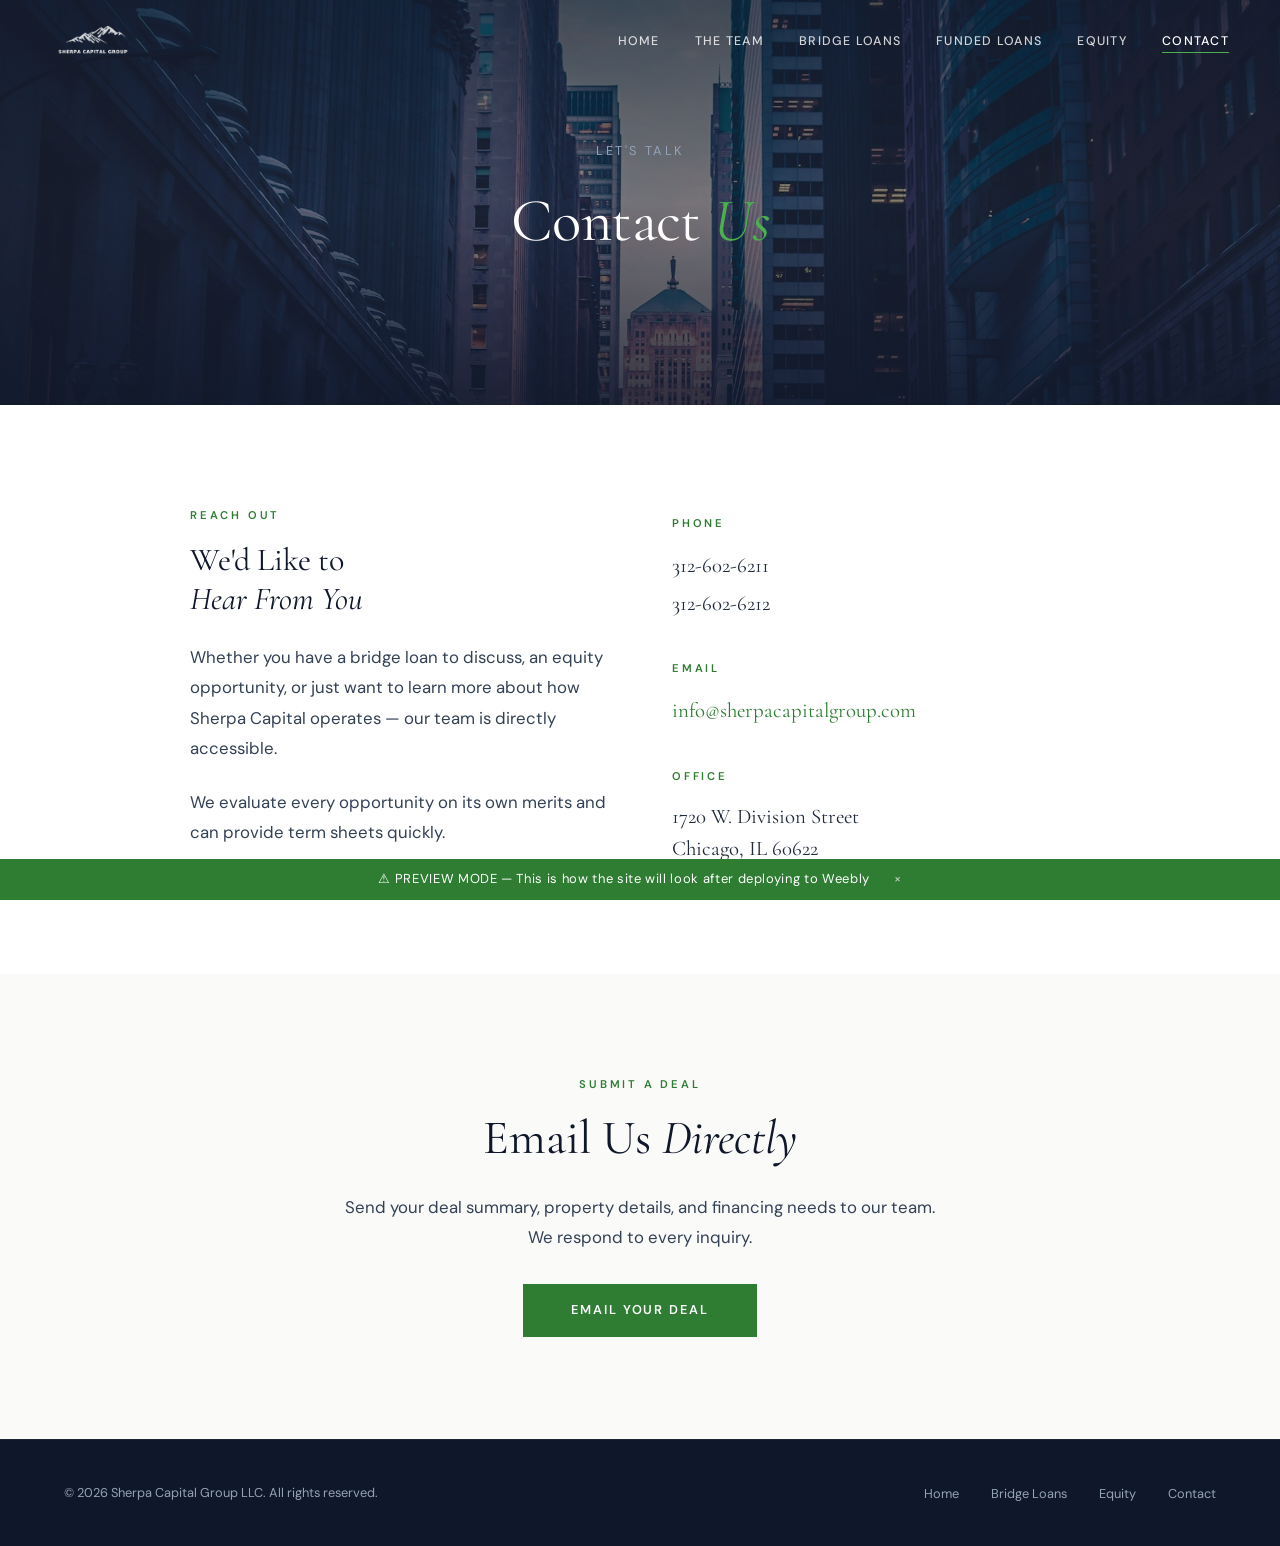
<file: preview/contact.html>
<!DOCTYPE html>
<html lang="en">
<head>
<meta charset="UTF-8">
<meta name="viewport" content="width=device-width, initial-scale=1.0">
<title>Sherpa Capital Group — Preview</title>
<link rel="preconnect" href="https://fonts.googleapis.com">
<link rel="preconnect" href="https://fonts.gstatic.com" crossorigin>
<link href="https://fonts.googleapis.com/css2?family=Cormorant+Garamond:ital,wght@0,400;0,500;0,600;0,700;1,400;1,500&family=DM+Sans:ital,wght@0,400;0,500;0,600;0,700;1,400&display=swap" rel="stylesheet">
<style>
:root{--forest:#2E7D32;--forest-deep:#1B5E20;--forest-light:#4CAF50;--slate-900:#0F172A;--slate-800:#1E293B;--slate-700:#334155;--slate-400:#94A3B8;--slate-300:#CBD5E1;--slate-200:#E2E8F0;--slate-100:#F1F5F9;--cream:#FAFAF8;--white:#FFFFFF;--font-display:'Cormorant Garamond',Georgia,serif;--font-body:'DM Sans',-apple-system,sans-serif;--ease:cubic-bezier(0.16,1,0.3,1)}
*,*::before,*::after{margin:0;padding:0;box-sizing:border-box}
html{scroll-behavior:smooth;font-size:16px}
body{font-family:var(--font-body);color:var(--slate-800);background:var(--cream);line-height:1.6;overflow-x:hidden;-webkit-font-smoothing:antialiased}

/* NAV */
.nav{position:fixed;top:0;left:0;right:0;z-index:1000;padding:0 clamp(1.5rem,4vw,4rem);height:80px;display:flex;align-items:center;justify-content:space-between;background:rgba(15,23,42,0.0);backdrop-filter:blur(0px);transition:all 0.5s var(--ease);border-bottom:1px solid rgba(255,255,255,0.0)}
.nav.scrolled{background:rgba(15,23,42,0.95);backdrop-filter:blur(20px);border-bottom:1px solid rgba(255,255,255,0.08);height:70px}
.nav-logo{display:flex;align-items:center;gap:0.75rem;text-decoration:none;color:var(--white)}
.nav-links{display:flex;align-items:center;gap:2.2rem;list-style:none}
.nav-links a{color:rgba(255,255,255,0.8);text-decoration:none;font-size:0.78rem;font-weight:500;letter-spacing:0.1em;text-transform:uppercase;transition:color 0.3s;position:relative}
.nav-links a::after{content:'';position:absolute;bottom:-4px;left:0;width:0;height:1px;background:var(--forest-light);transition:width 0.3s var(--ease)}
.nav-links a:hover{color:var(--white)}
.nav-links a:hover::after{width:100%}
.nav-links a.active{color:var(--white)}
.nav-links a.active::after{width:100%}
.nav-toggle{display:none;flex-direction:column;gap:6px;cursor:pointer;padding:8px;background:none;border:none;-webkit-tap-highlight-color:transparent}
.nav-toggle span{width:24px;height:2px;background:var(--white);transition:all 0.3s;display:block}
.nav-toggle.active span:nth-child(1){transform:rotate(45deg) translate(5px,5px)}
.nav-toggle.active span:nth-child(2){opacity:0}
.nav-toggle.active span:nth-child(3){transform:rotate(-45deg) translate(6px,-6px)}

/* PAGE HERO */
.page-hero{position:relative;height:45vh;min-height:340px;display:flex;align-items:center;justify-content:center;overflow:hidden}
.page-hero.tall{height:65vh;min-height:500px}
.page-hero-bg{position:absolute;inset:0;background-size:cover;background-position:center 30%}
.page-hero-bg::after{content:'';position:absolute;inset:0;background:linear-gradient(180deg,rgba(15,23,42,0.7) 0%,rgba(15,23,42,0.5) 50%,rgba(15,23,42,0.85) 100%)}
.page-hero-content{position:relative;z-index:2;text-align:center;padding:0 2rem;max-width:800px;animation:fadeUp 1.2s var(--ease) both}
@keyframes fadeUp{from{opacity:0;transform:translateY(30px)}to{opacity:1;transform:translateY(0)}}
.hero-logo-mark{margin-bottom:1.5rem}
.hero-headline{font-family:var(--font-display);font-size:clamp(2.2rem,5vw,3.8rem);font-weight:400;color:var(--white);line-height:1.15;margin-bottom:0.5rem;letter-spacing:-0.01em}
.hero-headline em{font-style:italic;color:var(--forest-light)}
.hero-sub{font-family:var(--font-body);font-size:0.8rem;letter-spacing:0.2em;text-transform:uppercase;color:var(--slate-400);margin-bottom:1.5rem}
.hero-divider{width:60px;height:1px;background:var(--forest-light);margin:0 auto 1.5rem;animation:divGrow 1.5s var(--ease) 0.5s both}
@keyframes divGrow{from{width:0;opacity:0}to{width:60px;opacity:1}}
.hero-tagline{font-size:1rem;color:rgba(255,255,255,0.7);max-width:520px;margin:0 auto;line-height:1.7}

/* SECTIONS */
.section{padding:clamp(4rem,8vw,7rem) clamp(1.5rem,5vw,6rem)}
.section-label{font-size:0.7rem;letter-spacing:0.25em;text-transform:uppercase;color:var(--forest);font-weight:600;margin-bottom:1rem}
.section-heading{font-family:var(--font-display);font-size:clamp(2rem,4vw,3rem);font-weight:400;color:var(--slate-900);line-height:1.2;margin-bottom:1.5rem}
.section-heading em{font-style:italic}
.container{max-width:1200px;margin:0 auto}
.bg-white{background:var(--white)}
.bg-cream{background:var(--cream)}
.bg-dark{background:var(--slate-900);color:var(--white)}
.bg-dark .section-label{color:var(--forest-light)}
.bg-dark .section-heading{color:var(--white)}

/* GRID UTILS */
.grid-2{display:grid;grid-template-columns:1fr 1fr;gap:3rem;align-items:center}
.grid-3{display:grid;grid-template-columns:repeat(3,1fr);gap:2rem}

/* ABOUT STATS */
.about-stats{display:grid;grid-template-columns:1fr 1fr;gap:2rem;margin-top:2.5rem;padding-top:2.5rem;border-top:1px solid var(--slate-200)}
.stat-number{font-family:var(--font-display);font-size:2.8rem;font-weight:400;color:var(--forest);line-height:1;margin-bottom:0.3rem}
.stat-label{font-size:0.8rem;color:var(--slate-400);letter-spacing:0.05em;text-transform:uppercase}

/* CONTENT TEXT */
.content-text{color:var(--slate-700);font-size:1.05rem;line-height:1.8}
.content-text p{margin-bottom:1.5rem}

/* IMAGE WITH ACCENT */
.img-frame{position:relative;overflow:hidden}
.img-frame img{width:100%;height:100%;object-fit:cover;filter:saturate(0.8);transition:transform 0.8s var(--ease)}
.img-frame:hover img{transform:scale(1.03)}
.img-accent{position:absolute;top:-12px;left:-12px;width:80px;height:80px;border-top:2px solid var(--forest);border-left:2px solid var(--forest)}

/* CARDS */
.card{position:relative;padding:2.5rem;background:rgba(255,255,255,0.03);border:1px solid rgba(255,255,255,0.06);transition:all 0.5s var(--ease);overflow:hidden}
.card::before{content:'';position:absolute;top:0;left:0;width:3px;height:0;background:var(--forest);transition:height 0.5s var(--ease)}
.card:hover{background:rgba(255,255,255,0.06);border-color:rgba(255,255,255,0.1);transform:translateY(-4px)}
.card:hover::before{height:100%}
.card-title{font-family:var(--font-display);font-size:1.5rem;font-weight:500;margin-bottom:0.75rem;color:var(--white)}
.card-desc{color:var(--slate-400);font-size:0.95rem;line-height:1.7}
.card-list{list-style:none;padding:0;margin-top:1rem}
.card-list li{padding:0.5rem 0;border-top:1px solid rgba(255,255,255,0.05);color:var(--slate-300);font-size:0.85rem;display:flex;align-items:center;gap:0.75rem}
.card-list li::before{content:'';width:4px;height:4px;background:var(--forest-light);border-radius:50%;flex-shrink:0}

/* PARAM GRID */
.param-grid{display:grid;grid-template-columns:repeat(3,1fr);gap:0;border:1px solid var(--slate-200)}
.param-item{padding:2.5rem;border-right:1px solid var(--slate-200);border-bottom:1px solid var(--slate-200);transition:background 0.3s}
.param-item:hover{background:var(--slate-100)}
.param-item:nth-child(3n){border-right:none}
.param-label{font-size:0.7rem;letter-spacing:0.15em;text-transform:uppercase;color:var(--slate-400);margin-bottom:0.5rem}
.param-value{font-family:var(--font-display);font-size:1.5rem;color:var(--slate-900);font-weight:500}

/* FUNDED LOANS GRID */
.funded-grid{display:grid;grid-template-columns:repeat(3,1fr);gap:1.5rem}
.funded-card{position:relative;overflow:hidden;aspect-ratio:4/3;background:var(--slate-200)}
.funded-card img{width:100%;height:100%;object-fit:cover;filter:saturate(0.7) brightness(0.85);transition:all 0.6s var(--ease)}
.funded-card:hover img{filter:saturate(0.9) brightness(0.7);transform:scale(1.05)}
.funded-overlay{position:absolute;inset:0;background:linear-gradient(0deg,rgba(15,23,42,0.9) 0%,rgba(15,23,42,0.1) 50%);display:flex;flex-direction:column;justify-content:flex-end;padding:1.5rem}
.funded-label{font-size:0.6rem;letter-spacing:0.2em;text-transform:uppercase;color:var(--forest-light);margin-bottom:0.3rem}
.funded-title{font-family:var(--font-display);font-size:1.15rem;color:var(--white);font-weight:500;line-height:1.3}

/* CONTACT */
.contact-grid{display:flex;justify-content:center;gap:4rem;flex-wrap:wrap;margin-top:3rem}
.contact-item{text-align:center}
.contact-item-label{font-size:0.7rem;letter-spacing:0.2em;text-transform:uppercase;color:var(--slate-400);margin-bottom:0.5rem}
.contact-item-value{font-family:var(--font-display);font-size:1.2rem;color:var(--white)}
.contact-item-value a{color:var(--white);text-decoration:none;border-bottom:1px solid rgba(255,255,255,0.2);transition:border-color 0.3s}
.contact-item-value a:hover{border-color:var(--forest-light)}

/* BUTTONS */
.btn-primary{display:inline-block;padding:1rem 3rem;background:var(--forest);color:var(--white);text-decoration:none;font-size:0.8rem;font-weight:600;letter-spacing:0.15em;text-transform:uppercase;border:none;cursor:pointer;transition:all 0.3s var(--ease)}
.btn-primary:hover{background:var(--forest-deep);transform:translateY(-2px);box-shadow:0 8px 30px rgba(46,125,50,0.3)}

/* FOOTER */
.footer{background:var(--slate-900);border-top:1px solid rgba(255,255,255,0.06);padding:2.5rem clamp(1.5rem,5vw,6rem)}
.footer-inner{max-width:1200px;margin:0 auto;display:flex;justify-content:space-between;align-items:center}
.footer-copy{font-size:0.8rem;color:var(--slate-400)}
.footer-links{display:flex;gap:2rem;list-style:none}
.footer-links a{color:var(--slate-400);text-decoration:none;font-size:0.8rem;transition:color 0.3s}
.footer-links a:hover{color:var(--white)}

/* REVEAL */
.reveal{opacity:0;transform:translateY(40px);transition:opacity 0.8s var(--ease),transform 0.8s var(--ease)}
.reveal.visible{opacity:1;transform:translateY(0)}

/* RESPONSIVE */
@media(max-width:900px){
.nav-links{display:none!important;position:fixed!important;top:0!important;left:0!important;right:0!important;bottom:0!important;width:100%!important;height:100vh!important;max-width:none!important;background:rgba(15,23,42,0.98)!important;flex-direction:column;align-items:center;justify-content:center;gap:1.8rem;padding:2rem;z-index:9999;margin:0!important}
.nav-links.open{display:flex!important}
.nav-links a{font-size:1.1rem!important;letter-spacing:0.15em!important;padding:0.5rem 0}
.nav-toggle{display:flex;z-index:10000;position:relative}
.nav-logo span{display:none}
.nav-logo img{height:45px!important}
.grid-2{grid-template-columns:1fr}
.grid-3{grid-template-columns:1fr 1fr}
.funded-grid{grid-template-columns:1fr 1fr}
.param-grid{grid-template-columns:1fr 1fr}
.param-item:nth-child(3n){border-right:1px solid var(--slate-200)}
.param-item:nth-child(2n){border-right:none}
.footer-inner{flex-direction:column;gap:1.5rem;text-align:center}
.hero-headline{font-size:clamp(1.8rem,8vw,3.8rem)!important}
.hero-logo-mark img{height:120px!important}
.about-stats{grid-template-columns:1fr 1fr}
.contact-grid{flex-direction:column;gap:2rem}
}
@media(max-width:600px){
.funded-grid{grid-template-columns:1fr}
.grid-3{grid-template-columns:1fr}
.param-grid{grid-template-columns:1fr}
.param-item{border-right:none !important}
.page-hero{height:45vh;min-height:320px}
.page-hero.tall{height:55vh;min-height:420px}
.section{padding:clamp(2.5rem,6vw,4rem) clamp(1rem,4vw,2rem)}
.hero-logo-mark img{height:90px!important}
.hero-headline{font-size:clamp(1.5rem,7vw,2.5rem)!important}
.hero-tagline{font-size:0.9rem!important}
.section-heading{font-size:clamp(1.5rem,5vw,2.2rem)!important}
.card{padding:1.5rem}
.btn-primary{width:100%;text-align:center}
}

/* === WEEBLY OVERRIDE === */
.wrapper, .birdseye-header, .nav-wrap, .desktop-nav, .mobile-nav-wrap,
.banner-wrap, .wsite-header-section, .main-wrap,
.footer-wrap, .wsite-footer,
#wsite-content, .wsite-elements,
#wsite-menus, .wsite-menu-default, .wsite-menu-wrap,
.header-wrap, #header, .birdseye-header *,
.wsite-mobile-menu, .wsite-header-elements,
.wsite-header, .header-inner,
.not-found-wrap, .wsite-not-found,
.wsite-header-section .wsite-section-wrap,
.banner-wrap .wsite-section-wrap,
#wsite-title, .wsite-logo, .wsite-title-container {
  display: none !important;
  visibility: hidden !important;
  opacity: 0 !important;
  pointer-events: none !important;
}
body {
  background: var(--cream) !important;
  margin: 0 !important;
  padding: 0 !important;
}
#sherpa-inject {
  display: block !important;
  position: relative;
  z-index: 100;
}
/* Fallback mode: un-hide Weebly content when page has no injection route */
body.sherpa-fallback .wrapper,
body.sherpa-fallback .main-wrap,
body.sherpa-fallback #wsite-content,
body.sherpa-fallback .wsite-elements,
body.sherpa-fallback .main-wrap .wsite-elements {
  display: block !important;
  visibility: visible !important;
  opacity: 1 !important;
  pointer-events: auto !important;
  position: static !important;
  height: auto !important;
  overflow: visible !important;
}
/* Preview mode: force all reveals visible */
.reveal { opacity: 1 !important; transform: none !important; }
/* Preview banner */
.preview-banner { position: fixed; bottom: 0; left: 0; right: 0; z-index: 9999; background: #2E7D32; color: white; text-align: center; padding: 10px 20px; font-family: 'DM Sans', sans-serif; font-size: 13px; letter-spacing: 0.05em; display: flex; align-items: center; justify-content: center; gap: 12px; }
.preview-banner a { color: white; text-decoration: underline; }
.preview-banner .dismiss { cursor: pointer; opacity: 0.7; margin-left: 12px; }
</style>
</head>
<body>
<div id="sherpa-inject">
<nav class="nav scrolled" id="nav">
<a href="index.html" class="nav-logo"><img src="assets/logo.png" alt="Sherpa Capital Group" style="height:50px;width:auto;filter:brightness(0) invert(1);"></a>
<ul class="nav-links" id="navLinks">
<li><a href="index.html">Home</a></li>
<li><a href="the-team.html">The Team</a></li>
<li><a href="loan-parameters.html">Bridge Loans</a></li>
<li><a href="funded-loans.html">Funded Loans</a></li>
<li><a href="equity.html">Equity</a></li>
<li><a href="contact.html" class="active">Contact</a></li>
</ul>
<button class="nav-toggle" onclick="toggleNav()"><span></span><span></span><span></span></button>
</nav>
<section class="page-hero">
  <div class="page-hero-bg" style="background-image:url('assets/hero-contact.jpg')"></div>
  <div class="page-hero-content">
    <p class="hero-sub">Let's Talk</p>
    <h1 class="hero-headline">Contact <em>Us</em></h1>
  </div>
</section>

<section class="section bg-white">
  <div class="container" style="max-width:900px">
    <div class="grid-2 reveal" style="gap:4rem">
      <div>
        <p class="section-label">Reach Out</p>
        <h2 class="section-heading" style="font-size:2rem">We'd Like to<br><em>Hear From You</em></h2>
        <div class="content-text">
          <p>Whether you have a bridge loan to discuss, an equity opportunity, or just want to learn more about how Sherpa Capital operates — our team is directly accessible.</p>
          <p>We evaluate every opportunity on its own merits and can provide term sheets quickly.</p>
        </div>
      </div>
      <div>
        <div style="margin-bottom:2.5rem">
          <p class="section-label">Phone</p>
          <p style="font-family:var(--font-display);font-size:1.3rem;margin-top:0.3rem"><a href="tel:3126026211" style="color:var(--slate-800);text-decoration:none">312-602-6211</a></p>
          <p style="font-family:var(--font-display);font-size:1.3rem;margin-top:0.3rem"><a href="tel:3126026212" style="color:var(--slate-800);text-decoration:none">312-602-6212</a></p>
        </div>
        <div style="margin-bottom:2.5rem">
          <p class="section-label">Email</p>
          <p style="font-family:var(--font-display);font-size:1.3rem;margin-top:0.3rem"><a href="mailto:info@sherpacapitalgroup.com" style="color:var(--forest);text-decoration:none">info@sherpacapitalgroup.com</a></p>
        </div>
        <div>
          <p class="section-label">Office</p>
          <p style="font-family:var(--font-display);font-size:1.3rem;margin-top:0.3rem;line-height:1.5">1720 W. Division Street<br>Chicago, IL 60622</p>
        </div>
      </div>
    </div>
  </div>
</section>

<section class="section bg-cream" style="text-align:center">
  <div class="container" style="max-width:600px">
    <p class="section-label reveal">Submit a Deal</p>
    <h2 class="section-heading reveal">Email Us <em>Directly</em></h2>
    <div class="content-text reveal">
      <p>Send your deal summary, property details, and financing needs to our team. We respond to every inquiry.</p>
    </div>
    <p class="reveal" style="margin-top:2rem"><a href="mailto:info@sherpacapitalgroup.com?subject=Deal%20Submission" class="btn-primary">Email Your Deal</a></p>
  </div>
</section>
<footer class="footer"><div class="footer-inner">
<p class="footer-copy">&copy; 2026 Sherpa Capital Group LLC. All rights reserved.</p>
<ul class="footer-links">
<li><a href="index.html">Home</a></li>
<li><a href="loan-parameters.html">Bridge Loans</a></li>
<li><a href="equity.html">Equity</a></li>
<li><a href="contact.html">Contact</a></li>
</ul></div></footer>
</div>

<div class="preview-banner" id="previewBanner">
    &#9888; PREVIEW MODE — This is how the site will look after deploying to Weebly
    <span class="dismiss" onclick="document.getElementById('previewBanner').style.display='none'">&times;</span>
</div>

<script>
// Nav scroll behavior
var nav = document.getElementById('nav');
window.addEventListener('scroll', function() {
  nav.classList.toggle('scrolled', window.scrollY > 60);
});
// Mobile nav toggle
window.toggleNav = function() {
  document.getElementById('navLinks').classList.toggle('open');
};
// Reveal animations
var ro = new IntersectionObserver(function(entries) {
  entries.forEach(function(en, i) {
    if (en.isIntersecting) {
      setTimeout(function() { en.target.classList.add('visible'); }, i * 80);
      ro.unobserve(en.target);
    }
  });
}, { threshold: 0.15 });
document.querySelectorAll('.reveal').forEach(function(el) { ro.observe(el); });
</script>
</body>
</html>
</file>
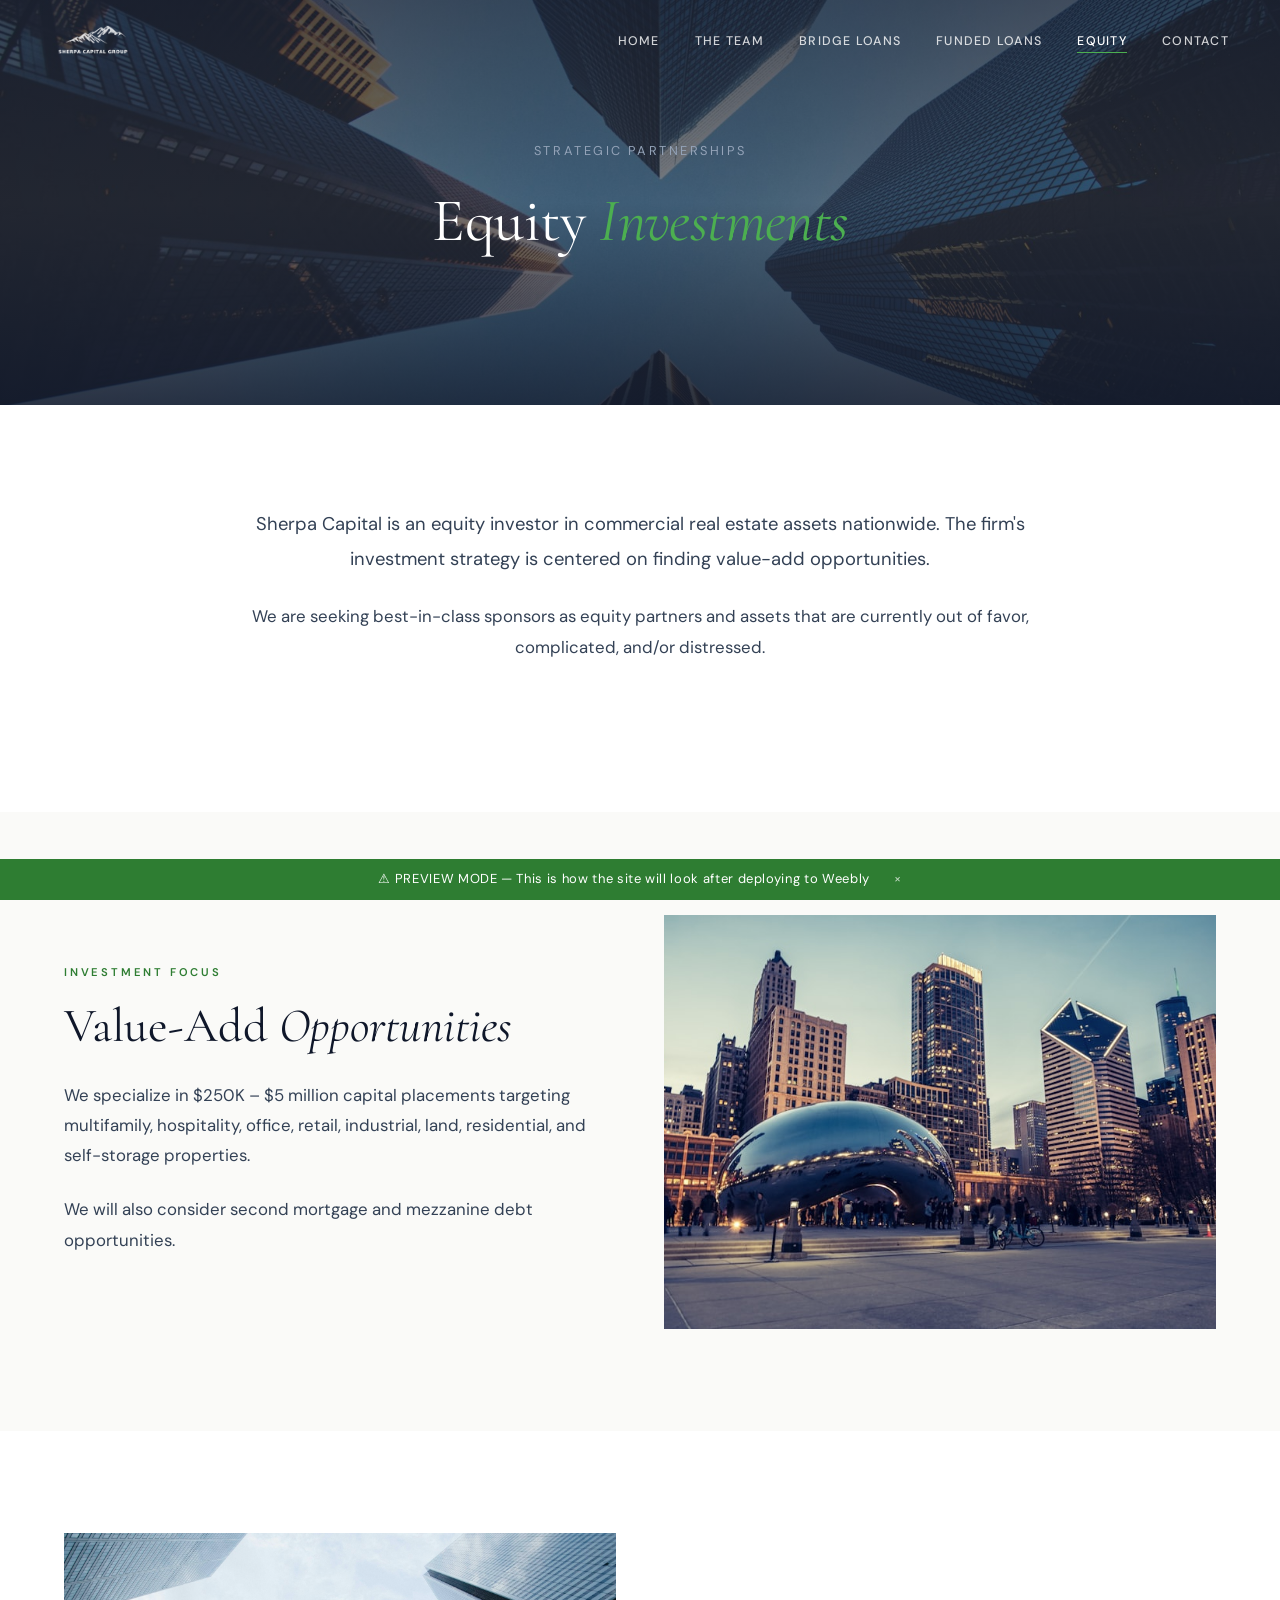
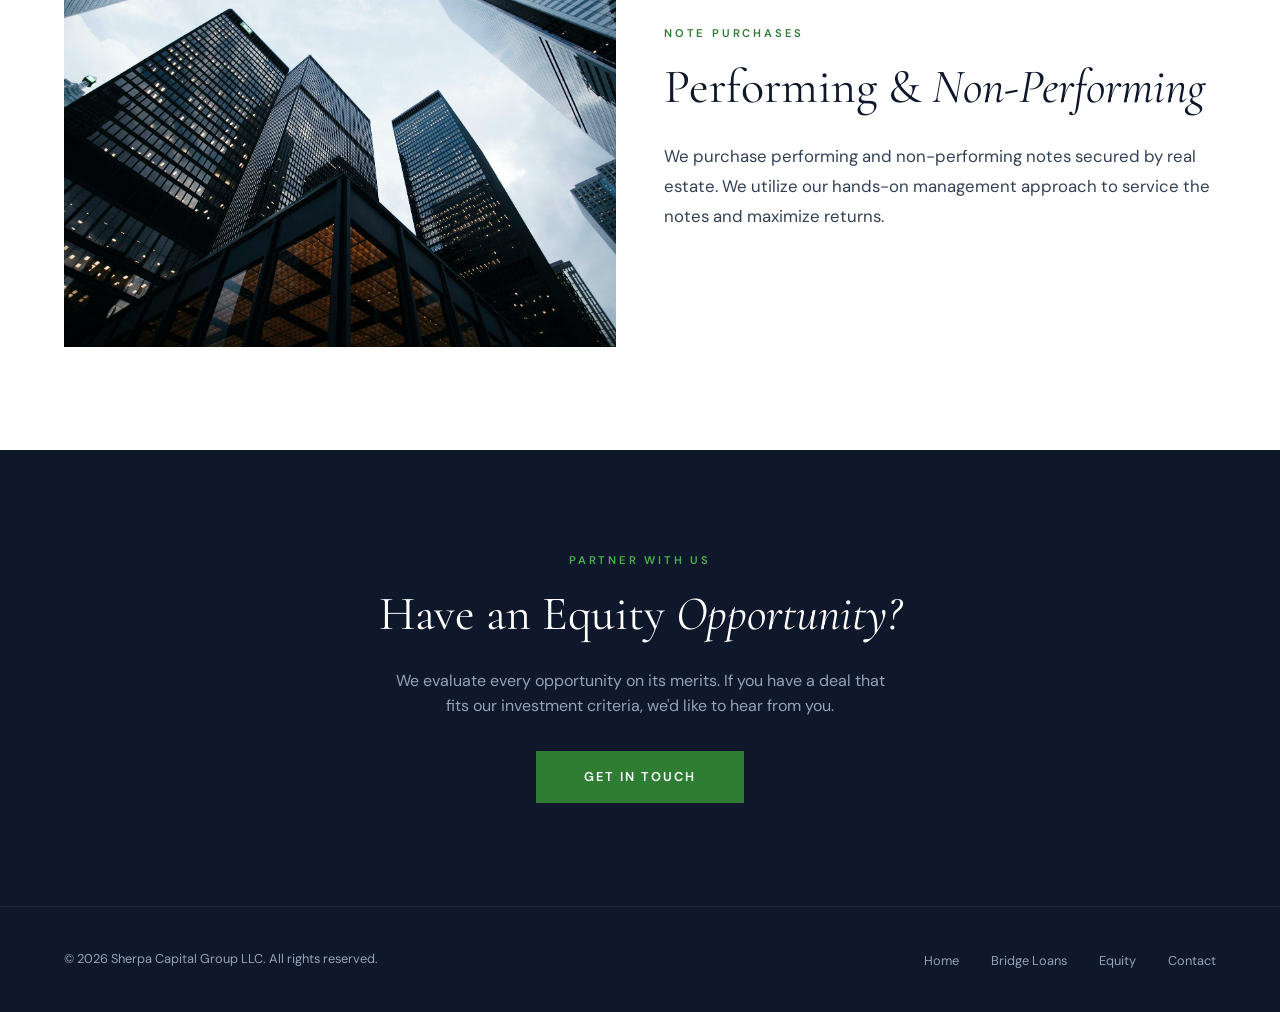
<file: preview/equity.html>
<!DOCTYPE html>
<html lang="en">
<head>
<meta charset="UTF-8">
<meta name="viewport" content="width=device-width, initial-scale=1.0">
<title>Sherpa Capital Group — Preview</title>
<link rel="preconnect" href="https://fonts.googleapis.com">
<link rel="preconnect" href="https://fonts.gstatic.com" crossorigin>
<link href="https://fonts.googleapis.com/css2?family=Cormorant+Garamond:ital,wght@0,400;0,500;0,600;0,700;1,400;1,500&family=DM+Sans:ital,wght@0,400;0,500;0,600;0,700;1,400&display=swap" rel="stylesheet">
<style>
:root{--forest:#2E7D32;--forest-deep:#1B5E20;--forest-light:#4CAF50;--slate-900:#0F172A;--slate-800:#1E293B;--slate-700:#334155;--slate-400:#94A3B8;--slate-300:#CBD5E1;--slate-200:#E2E8F0;--slate-100:#F1F5F9;--cream:#FAFAF8;--white:#FFFFFF;--font-display:'Cormorant Garamond',Georgia,serif;--font-body:'DM Sans',-apple-system,sans-serif;--ease:cubic-bezier(0.16,1,0.3,1)}
*,*::before,*::after{margin:0;padding:0;box-sizing:border-box}
html{scroll-behavior:smooth;font-size:16px}
body{font-family:var(--font-body);color:var(--slate-800);background:var(--cream);line-height:1.6;overflow-x:hidden;-webkit-font-smoothing:antialiased}

/* NAV */
.nav{position:fixed;top:0;left:0;right:0;z-index:1000;padding:0 clamp(1.5rem,4vw,4rem);height:80px;display:flex;align-items:center;justify-content:space-between;background:rgba(15,23,42,0.0);backdrop-filter:blur(0px);transition:all 0.5s var(--ease);border-bottom:1px solid rgba(255,255,255,0.0)}
.nav.scrolled{background:rgba(15,23,42,0.95);backdrop-filter:blur(20px);border-bottom:1px solid rgba(255,255,255,0.08);height:70px}
.nav-logo{display:flex;align-items:center;gap:0.75rem;text-decoration:none;color:var(--white)}
.nav-links{display:flex;align-items:center;gap:2.2rem;list-style:none}
.nav-links a{color:rgba(255,255,255,0.8);text-decoration:none;font-size:0.78rem;font-weight:500;letter-spacing:0.1em;text-transform:uppercase;transition:color 0.3s;position:relative}
.nav-links a::after{content:'';position:absolute;bottom:-4px;left:0;width:0;height:1px;background:var(--forest-light);transition:width 0.3s var(--ease)}
.nav-links a:hover{color:var(--white)}
.nav-links a:hover::after{width:100%}
.nav-links a.active{color:var(--white)}
.nav-links a.active::after{width:100%}
.nav-toggle{display:none;flex-direction:column;gap:6px;cursor:pointer;padding:8px;background:none;border:none;-webkit-tap-highlight-color:transparent}
.nav-toggle span{width:24px;height:2px;background:var(--white);transition:all 0.3s;display:block}
.nav-toggle.active span:nth-child(1){transform:rotate(45deg) translate(5px,5px)}
.nav-toggle.active span:nth-child(2){opacity:0}
.nav-toggle.active span:nth-child(3){transform:rotate(-45deg) translate(6px,-6px)}

/* PAGE HERO */
.page-hero{position:relative;height:45vh;min-height:340px;display:flex;align-items:center;justify-content:center;overflow:hidden}
.page-hero.tall{height:65vh;min-height:500px}
.page-hero-bg{position:absolute;inset:0;background-size:cover;background-position:center 30%}
.page-hero-bg::after{content:'';position:absolute;inset:0;background:linear-gradient(180deg,rgba(15,23,42,0.7) 0%,rgba(15,23,42,0.5) 50%,rgba(15,23,42,0.85) 100%)}
.page-hero-content{position:relative;z-index:2;text-align:center;padding:0 2rem;max-width:800px;animation:fadeUp 1.2s var(--ease) both}
@keyframes fadeUp{from{opacity:0;transform:translateY(30px)}to{opacity:1;transform:translateY(0)}}
.hero-logo-mark{margin-bottom:1.5rem}
.hero-headline{font-family:var(--font-display);font-size:clamp(2.2rem,5vw,3.8rem);font-weight:400;color:var(--white);line-height:1.15;margin-bottom:0.5rem;letter-spacing:-0.01em}
.hero-headline em{font-style:italic;color:var(--forest-light)}
.hero-sub{font-family:var(--font-body);font-size:0.8rem;letter-spacing:0.2em;text-transform:uppercase;color:var(--slate-400);margin-bottom:1.5rem}
.hero-divider{width:60px;height:1px;background:var(--forest-light);margin:0 auto 1.5rem;animation:divGrow 1.5s var(--ease) 0.5s both}
@keyframes divGrow{from{width:0;opacity:0}to{width:60px;opacity:1}}
.hero-tagline{font-size:1rem;color:rgba(255,255,255,0.7);max-width:520px;margin:0 auto;line-height:1.7}

/* SECTIONS */
.section{padding:clamp(4rem,8vw,7rem) clamp(1.5rem,5vw,6rem)}
.section-label{font-size:0.7rem;letter-spacing:0.25em;text-transform:uppercase;color:var(--forest);font-weight:600;margin-bottom:1rem}
.section-heading{font-family:var(--font-display);font-size:clamp(2rem,4vw,3rem);font-weight:400;color:var(--slate-900);line-height:1.2;margin-bottom:1.5rem}
.section-heading em{font-style:italic}
.container{max-width:1200px;margin:0 auto}
.bg-white{background:var(--white)}
.bg-cream{background:var(--cream)}
.bg-dark{background:var(--slate-900);color:var(--white)}
.bg-dark .section-label{color:var(--forest-light)}
.bg-dark .section-heading{color:var(--white)}

/* GRID UTILS */
.grid-2{display:grid;grid-template-columns:1fr 1fr;gap:3rem;align-items:center}
.grid-3{display:grid;grid-template-columns:repeat(3,1fr);gap:2rem}

/* ABOUT STATS */
.about-stats{display:grid;grid-template-columns:1fr 1fr;gap:2rem;margin-top:2.5rem;padding-top:2.5rem;border-top:1px solid var(--slate-200)}
.stat-number{font-family:var(--font-display);font-size:2.8rem;font-weight:400;color:var(--forest);line-height:1;margin-bottom:0.3rem}
.stat-label{font-size:0.8rem;color:var(--slate-400);letter-spacing:0.05em;text-transform:uppercase}

/* CONTENT TEXT */
.content-text{color:var(--slate-700);font-size:1.05rem;line-height:1.8}
.content-text p{margin-bottom:1.5rem}

/* IMAGE WITH ACCENT */
.img-frame{position:relative;overflow:hidden}
.img-frame img{width:100%;height:100%;object-fit:cover;filter:saturate(0.8);transition:transform 0.8s var(--ease)}
.img-frame:hover img{transform:scale(1.03)}
.img-accent{position:absolute;top:-12px;left:-12px;width:80px;height:80px;border-top:2px solid var(--forest);border-left:2px solid var(--forest)}

/* CARDS */
.card{position:relative;padding:2.5rem;background:rgba(255,255,255,0.03);border:1px solid rgba(255,255,255,0.06);transition:all 0.5s var(--ease);overflow:hidden}
.card::before{content:'';position:absolute;top:0;left:0;width:3px;height:0;background:var(--forest);transition:height 0.5s var(--ease)}
.card:hover{background:rgba(255,255,255,0.06);border-color:rgba(255,255,255,0.1);transform:translateY(-4px)}
.card:hover::before{height:100%}
.card-title{font-family:var(--font-display);font-size:1.5rem;font-weight:500;margin-bottom:0.75rem;color:var(--white)}
.card-desc{color:var(--slate-400);font-size:0.95rem;line-height:1.7}
.card-list{list-style:none;padding:0;margin-top:1rem}
.card-list li{padding:0.5rem 0;border-top:1px solid rgba(255,255,255,0.05);color:var(--slate-300);font-size:0.85rem;display:flex;align-items:center;gap:0.75rem}
.card-list li::before{content:'';width:4px;height:4px;background:var(--forest-light);border-radius:50%;flex-shrink:0}

/* PARAM GRID */
.param-grid{display:grid;grid-template-columns:repeat(3,1fr);gap:0;border:1px solid var(--slate-200)}
.param-item{padding:2.5rem;border-right:1px solid var(--slate-200);border-bottom:1px solid var(--slate-200);transition:background 0.3s}
.param-item:hover{background:var(--slate-100)}
.param-item:nth-child(3n){border-right:none}
.param-label{font-size:0.7rem;letter-spacing:0.15em;text-transform:uppercase;color:var(--slate-400);margin-bottom:0.5rem}
.param-value{font-family:var(--font-display);font-size:1.5rem;color:var(--slate-900);font-weight:500}

/* FUNDED LOANS GRID */
.funded-grid{display:grid;grid-template-columns:repeat(3,1fr);gap:1.5rem}
.funded-card{position:relative;overflow:hidden;aspect-ratio:4/3;background:var(--slate-200)}
.funded-card img{width:100%;height:100%;object-fit:cover;filter:saturate(0.7) brightness(0.85);transition:all 0.6s var(--ease)}
.funded-card:hover img{filter:saturate(0.9) brightness(0.7);transform:scale(1.05)}
.funded-overlay{position:absolute;inset:0;background:linear-gradient(0deg,rgba(15,23,42,0.9) 0%,rgba(15,23,42,0.1) 50%);display:flex;flex-direction:column;justify-content:flex-end;padding:1.5rem}
.funded-label{font-size:0.6rem;letter-spacing:0.2em;text-transform:uppercase;color:var(--forest-light);margin-bottom:0.3rem}
.funded-title{font-family:var(--font-display);font-size:1.15rem;color:var(--white);font-weight:500;line-height:1.3}

/* CONTACT */
.contact-grid{display:flex;justify-content:center;gap:4rem;flex-wrap:wrap;margin-top:3rem}
.contact-item{text-align:center}
.contact-item-label{font-size:0.7rem;letter-spacing:0.2em;text-transform:uppercase;color:var(--slate-400);margin-bottom:0.5rem}
.contact-item-value{font-family:var(--font-display);font-size:1.2rem;color:var(--white)}
.contact-item-value a{color:var(--white);text-decoration:none;border-bottom:1px solid rgba(255,255,255,0.2);transition:border-color 0.3s}
.contact-item-value a:hover{border-color:var(--forest-light)}

/* BUTTONS */
.btn-primary{display:inline-block;padding:1rem 3rem;background:var(--forest);color:var(--white);text-decoration:none;font-size:0.8rem;font-weight:600;letter-spacing:0.15em;text-transform:uppercase;border:none;cursor:pointer;transition:all 0.3s var(--ease)}
.btn-primary:hover{background:var(--forest-deep);transform:translateY(-2px);box-shadow:0 8px 30px rgba(46,125,50,0.3)}

/* FOOTER */
.footer{background:var(--slate-900);border-top:1px solid rgba(255,255,255,0.06);padding:2.5rem clamp(1.5rem,5vw,6rem)}
.footer-inner{max-width:1200px;margin:0 auto;display:flex;justify-content:space-between;align-items:center}
.footer-copy{font-size:0.8rem;color:var(--slate-400)}
.footer-links{display:flex;gap:2rem;list-style:none}
.footer-links a{color:var(--slate-400);text-decoration:none;font-size:0.8rem;transition:color 0.3s}
.footer-links a:hover{color:var(--white)}

/* REVEAL */
.reveal{opacity:0;transform:translateY(40px);transition:opacity 0.8s var(--ease),transform 0.8s var(--ease)}
.reveal.visible{opacity:1;transform:translateY(0)}

/* RESPONSIVE */
@media(max-width:900px){
.nav-links{display:none!important;position:fixed!important;top:0!important;left:0!important;right:0!important;bottom:0!important;width:100%!important;height:100vh!important;max-width:none!important;background:rgba(15,23,42,0.98)!important;flex-direction:column;align-items:center;justify-content:center;gap:1.8rem;padding:2rem;z-index:9999;margin:0!important}
.nav-links.open{display:flex!important}
.nav-links a{font-size:1.1rem!important;letter-spacing:0.15em!important;padding:0.5rem 0}
.nav-toggle{display:flex;z-index:10000;position:relative}
.nav-logo span{display:none}
.nav-logo img{height:45px!important}
.grid-2{grid-template-columns:1fr}
.grid-3{grid-template-columns:1fr 1fr}
.funded-grid{grid-template-columns:1fr 1fr}
.param-grid{grid-template-columns:1fr 1fr}
.param-item:nth-child(3n){border-right:1px solid var(--slate-200)}
.param-item:nth-child(2n){border-right:none}
.footer-inner{flex-direction:column;gap:1.5rem;text-align:center}
.hero-headline{font-size:clamp(1.8rem,8vw,3.8rem)!important}
.hero-logo-mark img{height:120px!important}
.about-stats{grid-template-columns:1fr 1fr}
.contact-grid{flex-direction:column;gap:2rem}
}
@media(max-width:600px){
.funded-grid{grid-template-columns:1fr}
.grid-3{grid-template-columns:1fr}
.param-grid{grid-template-columns:1fr}
.param-item{border-right:none !important}
.page-hero{height:45vh;min-height:320px}
.page-hero.tall{height:55vh;min-height:420px}
.section{padding:clamp(2.5rem,6vw,4rem) clamp(1rem,4vw,2rem)}
.hero-logo-mark img{height:90px!important}
.hero-headline{font-size:clamp(1.5rem,7vw,2.5rem)!important}
.hero-tagline{font-size:0.9rem!important}
.section-heading{font-size:clamp(1.5rem,5vw,2.2rem)!important}
.card{padding:1.5rem}
.btn-primary{width:100%;text-align:center}
}

/* === WEEBLY OVERRIDE === */
.wrapper, .birdseye-header, .nav-wrap, .desktop-nav, .mobile-nav-wrap,
.banner-wrap, .wsite-header-section, .main-wrap,
.footer-wrap, .wsite-footer,
#wsite-content, .wsite-elements,
#wsite-menus, .wsite-menu-default, .wsite-menu-wrap,
.header-wrap, #header, .birdseye-header *,
.wsite-mobile-menu, .wsite-header-elements,
.wsite-header, .header-inner,
.not-found-wrap, .wsite-not-found,
.wsite-header-section .wsite-section-wrap,
.banner-wrap .wsite-section-wrap,
#wsite-title, .wsite-logo, .wsite-title-container {
  display: none !important;
  visibility: hidden !important;
  opacity: 0 !important;
  pointer-events: none !important;
}
body {
  background: var(--cream) !important;
  margin: 0 !important;
  padding: 0 !important;
}
#sherpa-inject {
  display: block !important;
  position: relative;
  z-index: 100;
}
/* Fallback mode: un-hide Weebly content when page has no injection route */
body.sherpa-fallback .wrapper,
body.sherpa-fallback .main-wrap,
body.sherpa-fallback #wsite-content,
body.sherpa-fallback .wsite-elements,
body.sherpa-fallback .main-wrap .wsite-elements {
  display: block !important;
  visibility: visible !important;
  opacity: 1 !important;
  pointer-events: auto !important;
  position: static !important;
  height: auto !important;
  overflow: visible !important;
}
/* Preview mode: force all reveals visible */
.reveal { opacity: 1 !important; transform: none !important; }
/* Preview banner */
.preview-banner { position: fixed; bottom: 0; left: 0; right: 0; z-index: 9999; background: #2E7D32; color: white; text-align: center; padding: 10px 20px; font-family: 'DM Sans', sans-serif; font-size: 13px; letter-spacing: 0.05em; display: flex; align-items: center; justify-content: center; gap: 12px; }
.preview-banner a { color: white; text-decoration: underline; }
.preview-banner .dismiss { cursor: pointer; opacity: 0.7; margin-left: 12px; }
</style>
</head>
<body>
<div id="sherpa-inject">
<nav class="nav scrolled" id="nav">
<a href="index.html" class="nav-logo"><img src="assets/logo.png" alt="Sherpa Capital Group" style="height:50px;width:auto;filter:brightness(0) invert(1);"></a>
<ul class="nav-links" id="navLinks">
<li><a href="index.html">Home</a></li>
<li><a href="the-team.html">The Team</a></li>
<li><a href="loan-parameters.html">Bridge Loans</a></li>
<li><a href="funded-loans.html">Funded Loans</a></li>
<li><a href="equity.html" class="active">Equity</a></li>
<li><a href="contact.html">Contact</a></li>
</ul>
<button class="nav-toggle" onclick="toggleNav()"><span></span><span></span><span></span></button>
</nav>
<section class="page-hero">
  <div class="page-hero-bg" style="background-image:url('assets/hero-equity.jpg')"></div>
  <div class="page-hero-content">
    <p class="hero-sub">Strategic Partnerships</p>
    <h1 class="hero-headline">Equity <em>Investments</em></h1>
  </div>
</section>

<section class="section bg-white">
  <div class="container" style="max-width:800px">
    <div class="content-text reveal" style="text-align:center;margin-bottom:3rem">
      <p style="font-size:1.15rem;line-height:1.9">Sherpa Capital is an equity investor in commercial real estate assets nationwide. The firm's investment strategy is centered on finding value-add opportunities.</p>
      <p>We are seeking best-in-class sponsors as equity partners and assets that are currently out of favor, complicated, and/or distressed.</p>
    </div>
  </div>
</section>

<section class="section bg-cream">
  <div class="container">
    <div class="grid-2">
      <div class="reveal">
        <p class="section-label">Investment Focus</p>
        <h2 class="section-heading">Value-Add <em>Opportunities</em></h2>
        <div class="content-text">
          <p>We specialize in $250K – $5 million capital placements targeting multifamily, hospitality, office, retail, industrial, land, residential, and self-storage properties.</p>
          <p>We will also consider second mortgage and mezzanine debt opportunities.</p>
        </div>
      </div>
      <div class="img-frame reveal" style="aspect-ratio:4/3">
        <img src="assets/residential.jpg" alt="Chicago residential real estate" loading="lazy">
      </div>
    </div>
  </div>
</section>

<section class="section bg-white">
  <div class="container">
    <div class="grid-2">
      <div class="img-frame reveal" style="aspect-ratio:4/3">
        <img src="assets/hero-funded.jpg" alt="Commercial real estate" loading="lazy">
      </div>
      <div class="reveal">
        <p class="section-label">Note Purchases</p>
        <h2 class="section-heading">Performing & <em>Non-Performing</em></h2>
        <div class="content-text">
          <p>We purchase performing and non-performing notes secured by real estate. We utilize our hands-on management approach to service the notes and maximize returns.</p>
        </div>
      </div>
    </div>
  </div>
</section>

<section class="section bg-dark" style="text-align:center">
  <div class="container">
    <p class="section-label reveal">Partner With Us</p>
    <h2 class="section-heading reveal">Have an Equity <em>Opportunity?</em></h2>
    <p class="reveal" style="color:var(--slate-400);max-width:500px;margin:0 auto 2rem">We evaluate every opportunity on its merits. If you have a deal that fits our investment criteria, we'd like to hear from you.</p>
    <p class="reveal"><a href="contact.html" class="btn-primary">Get In Touch</a></p>
  </div>
</section>
<footer class="footer"><div class="footer-inner">
<p class="footer-copy">&copy; 2026 Sherpa Capital Group LLC. All rights reserved.</p>
<ul class="footer-links">
<li><a href="index.html">Home</a></li>
<li><a href="loan-parameters.html">Bridge Loans</a></li>
<li><a href="equity.html">Equity</a></li>
<li><a href="contact.html">Contact</a></li>
</ul></div></footer>
</div>

<div class="preview-banner" id="previewBanner">
    &#9888; PREVIEW MODE — This is how the site will look after deploying to Weebly
    <span class="dismiss" onclick="document.getElementById('previewBanner').style.display='none'">&times;</span>
</div>

<script>
// Nav scroll behavior
var nav = document.getElementById('nav');
window.addEventListener('scroll', function() {
  nav.classList.toggle('scrolled', window.scrollY > 60);
});
// Mobile nav toggle
window.toggleNav = function() {
  document.getElementById('navLinks').classList.toggle('open');
};
// Reveal animations
var ro = new IntersectionObserver(function(entries) {
  entries.forEach(function(en, i) {
    if (en.isIntersecting) {
      setTimeout(function() { en.target.classList.add('visible'); }, i * 80);
      ro.unobserve(en.target);
    }
  });
}, { threshold: 0.15 });
document.querySelectorAll('.reveal').forEach(function(el) { ro.observe(el); });
</script>
</body>
</html>
</file>
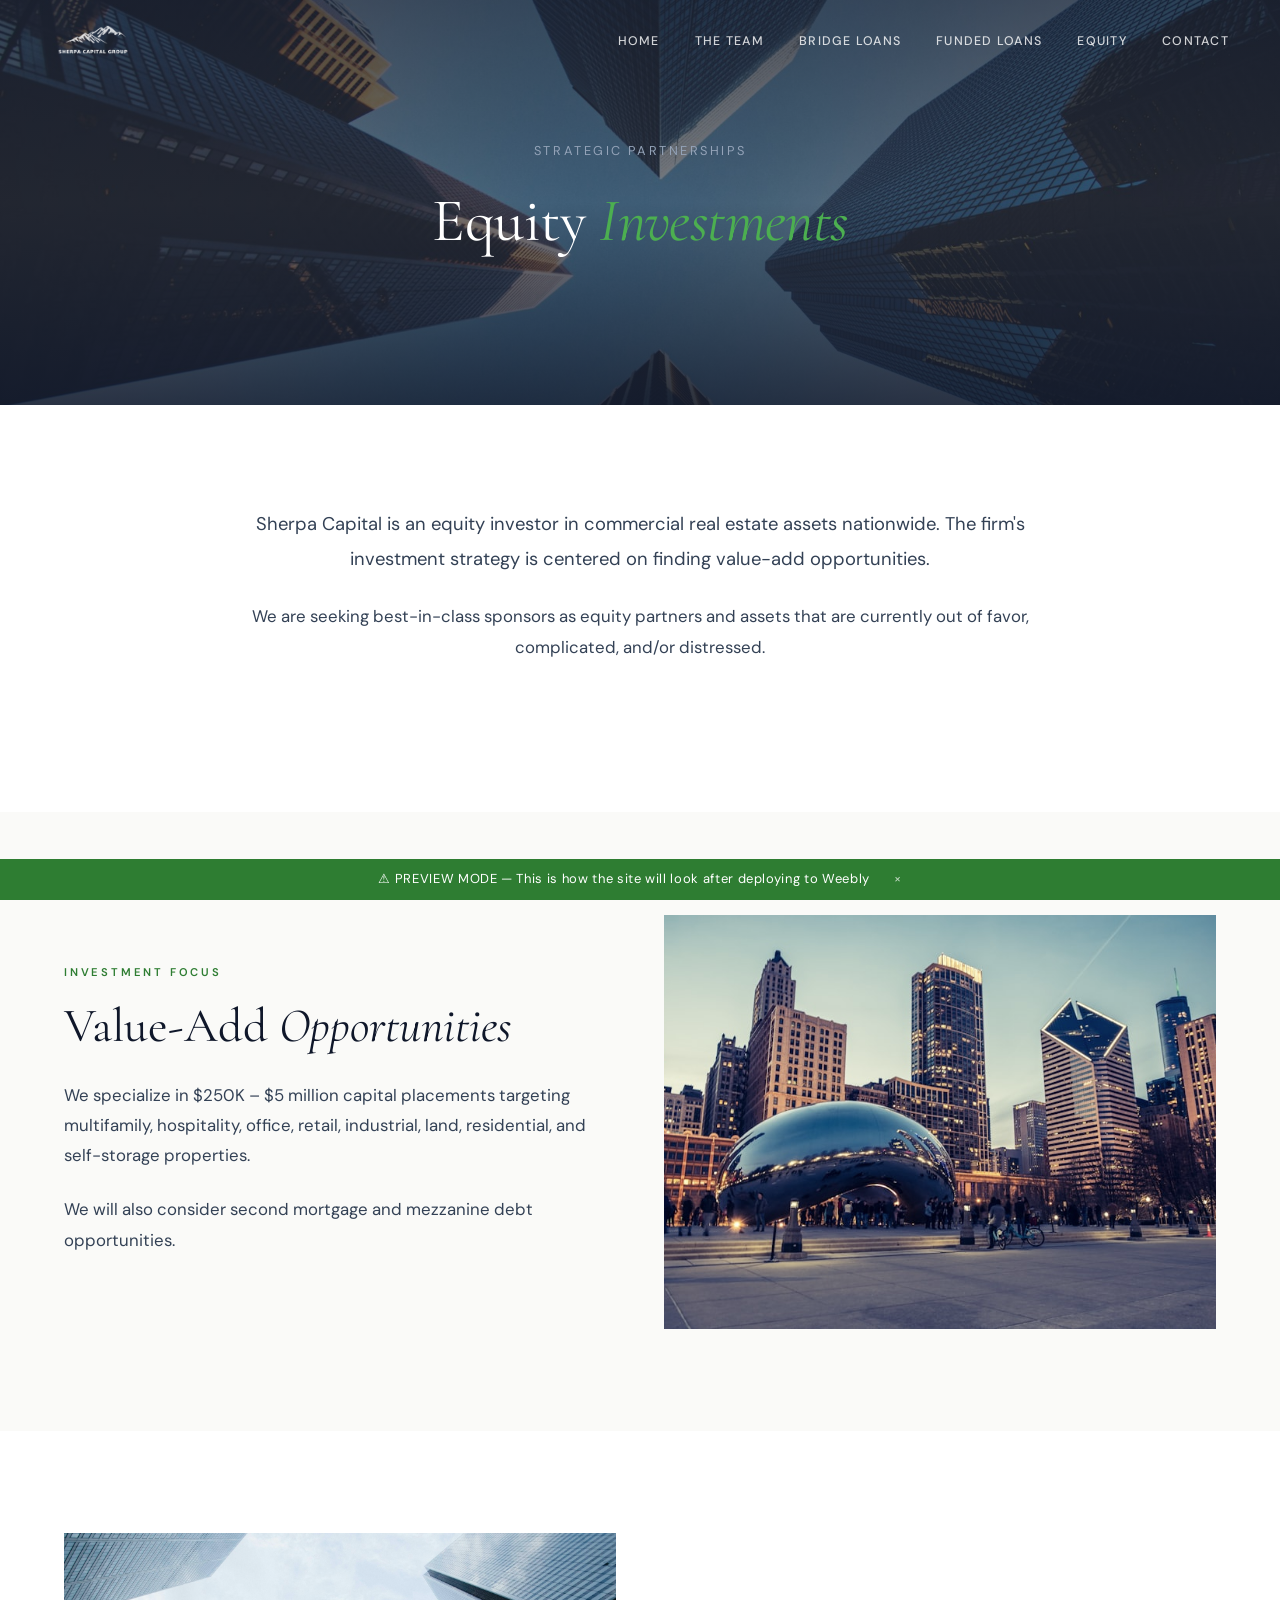
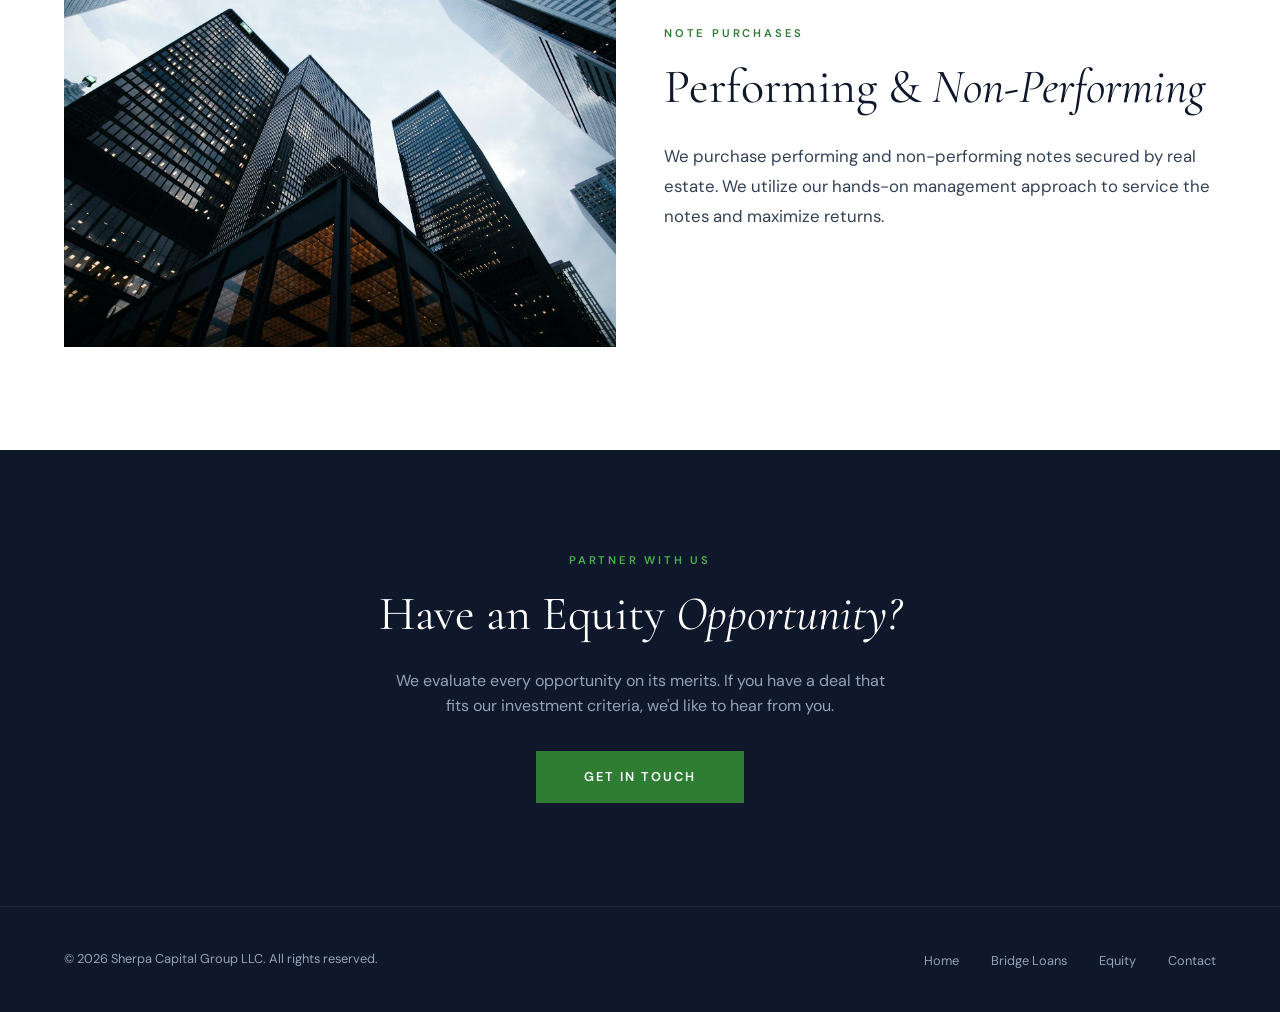
<file: preview/information.html>
<!DOCTYPE html>
<html lang="en">
<head>
<meta charset="UTF-8">
<meta name="viewport" content="width=device-width, initial-scale=1.0">
<title>Sherpa Capital Group — Preview</title>
<link rel="preconnect" href="https://fonts.googleapis.com">
<link rel="preconnect" href="https://fonts.gstatic.com" crossorigin>
<link href="https://fonts.googleapis.com/css2?family=Cormorant+Garamond:ital,wght@0,400;0,500;0,600;0,700;1,400;1,500&family=DM+Sans:ital,wght@0,400;0,500;0,600;0,700;1,400&display=swap" rel="stylesheet">
<style>
:root{--forest:#2E7D32;--forest-deep:#1B5E20;--forest-light:#4CAF50;--slate-900:#0F172A;--slate-800:#1E293B;--slate-700:#334155;--slate-400:#94A3B8;--slate-300:#CBD5E1;--slate-200:#E2E8F0;--slate-100:#F1F5F9;--cream:#FAFAF8;--white:#FFFFFF;--font-display:'Cormorant Garamond',Georgia,serif;--font-body:'DM Sans',-apple-system,sans-serif;--ease:cubic-bezier(0.16,1,0.3,1)}
*,*::before,*::after{margin:0;padding:0;box-sizing:border-box}
html{scroll-behavior:smooth;font-size:16px}
body{font-family:var(--font-body);color:var(--slate-800);background:var(--cream);line-height:1.6;overflow-x:hidden;-webkit-font-smoothing:antialiased}

/* NAV */
.nav{position:fixed;top:0;left:0;right:0;z-index:1000;padding:0 clamp(1.5rem,4vw,4rem);height:80px;display:flex;align-items:center;justify-content:space-between;background:rgba(15,23,42,0.0);backdrop-filter:blur(0px);transition:all 0.5s var(--ease);border-bottom:1px solid rgba(255,255,255,0.0)}
.nav.scrolled{background:rgba(15,23,42,0.95);backdrop-filter:blur(20px);border-bottom:1px solid rgba(255,255,255,0.08);height:70px}
.nav-logo{display:flex;align-items:center;gap:0.75rem;text-decoration:none;color:var(--white)}
.nav-links{display:flex;align-items:center;gap:2.2rem;list-style:none}
.nav-links a{color:rgba(255,255,255,0.8);text-decoration:none;font-size:0.78rem;font-weight:500;letter-spacing:0.1em;text-transform:uppercase;transition:color 0.3s;position:relative}
.nav-links a::after{content:'';position:absolute;bottom:-4px;left:0;width:0;height:1px;background:var(--forest-light);transition:width 0.3s var(--ease)}
.nav-links a:hover{color:var(--white)}
.nav-links a:hover::after{width:100%}
.nav-links a.active{color:var(--white)}
.nav-links a.active::after{width:100%}
.nav-toggle{display:none;flex-direction:column;gap:6px;cursor:pointer;padding:8px;background:none;border:none;-webkit-tap-highlight-color:transparent}
.nav-toggle span{width:24px;height:2px;background:var(--white);transition:all 0.3s;display:block}
.nav-toggle.active span:nth-child(1){transform:rotate(45deg) translate(5px,5px)}
.nav-toggle.active span:nth-child(2){opacity:0}
.nav-toggle.active span:nth-child(3){transform:rotate(-45deg) translate(6px,-6px)}

/* PAGE HERO */
.page-hero{position:relative;height:45vh;min-height:340px;display:flex;align-items:center;justify-content:center;overflow:hidden}
.page-hero.tall{height:65vh;min-height:500px}
.page-hero-bg{position:absolute;inset:0;background-size:cover;background-position:center 30%}
.page-hero-bg::after{content:'';position:absolute;inset:0;background:linear-gradient(180deg,rgba(15,23,42,0.7) 0%,rgba(15,23,42,0.5) 50%,rgba(15,23,42,0.85) 100%)}
.page-hero-content{position:relative;z-index:2;text-align:center;padding:0 2rem;max-width:800px;animation:fadeUp 1.2s var(--ease) both}
@keyframes fadeUp{from{opacity:0;transform:translateY(30px)}to{opacity:1;transform:translateY(0)}}
.hero-logo-mark{margin-bottom:1.5rem}
.hero-headline{font-family:var(--font-display);font-size:clamp(2.2rem,5vw,3.8rem);font-weight:400;color:var(--white);line-height:1.15;margin-bottom:0.5rem;letter-spacing:-0.01em}
.hero-headline em{font-style:italic;color:var(--forest-light)}
.hero-sub{font-family:var(--font-body);font-size:0.8rem;letter-spacing:0.2em;text-transform:uppercase;color:var(--slate-400);margin-bottom:1.5rem}
.hero-divider{width:60px;height:1px;background:var(--forest-light);margin:0 auto 1.5rem;animation:divGrow 1.5s var(--ease) 0.5s both}
@keyframes divGrow{from{width:0;opacity:0}to{width:60px;opacity:1}}
.hero-tagline{font-size:1rem;color:rgba(255,255,255,0.7);max-width:520px;margin:0 auto;line-height:1.7}

/* SECTIONS */
.section{padding:clamp(4rem,8vw,7rem) clamp(1.5rem,5vw,6rem)}
.section-label{font-size:0.7rem;letter-spacing:0.25em;text-transform:uppercase;color:var(--forest);font-weight:600;margin-bottom:1rem}
.section-heading{font-family:var(--font-display);font-size:clamp(2rem,4vw,3rem);font-weight:400;color:var(--slate-900);line-height:1.2;margin-bottom:1.5rem}
.section-heading em{font-style:italic}
.container{max-width:1200px;margin:0 auto}
.bg-white{background:var(--white)}
.bg-cream{background:var(--cream)}
.bg-dark{background:var(--slate-900);color:var(--white)}
.bg-dark .section-label{color:var(--forest-light)}
.bg-dark .section-heading{color:var(--white)}

/* GRID UTILS */
.grid-2{display:grid;grid-template-columns:1fr 1fr;gap:3rem;align-items:center}
.grid-3{display:grid;grid-template-columns:repeat(3,1fr);gap:2rem}

/* ABOUT STATS */
.about-stats{display:grid;grid-template-columns:1fr 1fr;gap:2rem;margin-top:2.5rem;padding-top:2.5rem;border-top:1px solid var(--slate-200)}
.stat-number{font-family:var(--font-display);font-size:2.8rem;font-weight:400;color:var(--forest);line-height:1;margin-bottom:0.3rem}
.stat-label{font-size:0.8rem;color:var(--slate-400);letter-spacing:0.05em;text-transform:uppercase}

/* CONTENT TEXT */
.content-text{color:var(--slate-700);font-size:1.05rem;line-height:1.8}
.content-text p{margin-bottom:1.5rem}

/* IMAGE WITH ACCENT */
.img-frame{position:relative;overflow:hidden}
.img-frame img{width:100%;height:100%;object-fit:cover;filter:saturate(0.8);transition:transform 0.8s var(--ease)}
.img-frame:hover img{transform:scale(1.03)}
.img-accent{position:absolute;top:-12px;left:-12px;width:80px;height:80px;border-top:2px solid var(--forest);border-left:2px solid var(--forest)}

/* CARDS */
.card{position:relative;padding:2.5rem;background:rgba(255,255,255,0.03);border:1px solid rgba(255,255,255,0.06);transition:all 0.5s var(--ease);overflow:hidden}
.card::before{content:'';position:absolute;top:0;left:0;width:3px;height:0;background:var(--forest);transition:height 0.5s var(--ease)}
.card:hover{background:rgba(255,255,255,0.06);border-color:rgba(255,255,255,0.1);transform:translateY(-4px)}
.card:hover::before{height:100%}
.card-title{font-family:var(--font-display);font-size:1.5rem;font-weight:500;margin-bottom:0.75rem;color:var(--white)}
.card-desc{color:var(--slate-400);font-size:0.95rem;line-height:1.7}
.card-list{list-style:none;padding:0;margin-top:1rem}
.card-list li{padding:0.5rem 0;border-top:1px solid rgba(255,255,255,0.05);color:var(--slate-300);font-size:0.85rem;display:flex;align-items:center;gap:0.75rem}
.card-list li::before{content:'';width:4px;height:4px;background:var(--forest-light);border-radius:50%;flex-shrink:0}

/* PARAM GRID */
.param-grid{display:grid;grid-template-columns:repeat(3,1fr);gap:0;border:1px solid var(--slate-200)}
.param-item{padding:2.5rem;border-right:1px solid var(--slate-200);border-bottom:1px solid var(--slate-200);transition:background 0.3s}
.param-item:hover{background:var(--slate-100)}
.param-item:nth-child(3n){border-right:none}
.param-label{font-size:0.7rem;letter-spacing:0.15em;text-transform:uppercase;color:var(--slate-400);margin-bottom:0.5rem}
.param-value{font-family:var(--font-display);font-size:1.5rem;color:var(--slate-900);font-weight:500}

/* FUNDED LOANS GRID */
.funded-grid{display:grid;grid-template-columns:repeat(3,1fr);gap:1.5rem}
.funded-card{position:relative;overflow:hidden;aspect-ratio:4/3;background:var(--slate-200)}
.funded-card img{width:100%;height:100%;object-fit:cover;filter:saturate(0.7) brightness(0.85);transition:all 0.6s var(--ease)}
.funded-card:hover img{filter:saturate(0.9) brightness(0.7);transform:scale(1.05)}
.funded-overlay{position:absolute;inset:0;background:linear-gradient(0deg,rgba(15,23,42,0.9) 0%,rgba(15,23,42,0.1) 50%);display:flex;flex-direction:column;justify-content:flex-end;padding:1.5rem}
.funded-label{font-size:0.6rem;letter-spacing:0.2em;text-transform:uppercase;color:var(--forest-light);margin-bottom:0.3rem}
.funded-title{font-family:var(--font-display);font-size:1.15rem;color:var(--white);font-weight:500;line-height:1.3}

/* CONTACT */
.contact-grid{display:flex;justify-content:center;gap:4rem;flex-wrap:wrap;margin-top:3rem}
.contact-item{text-align:center}
.contact-item-label{font-size:0.7rem;letter-spacing:0.2em;text-transform:uppercase;color:var(--slate-400);margin-bottom:0.5rem}
.contact-item-value{font-family:var(--font-display);font-size:1.2rem;color:var(--white)}
.contact-item-value a{color:var(--white);text-decoration:none;border-bottom:1px solid rgba(255,255,255,0.2);transition:border-color 0.3s}
.contact-item-value a:hover{border-color:var(--forest-light)}

/* BUTTONS */
.btn-primary{display:inline-block;padding:1rem 3rem;background:var(--forest);color:var(--white);text-decoration:none;font-size:0.8rem;font-weight:600;letter-spacing:0.15em;text-transform:uppercase;border:none;cursor:pointer;transition:all 0.3s var(--ease)}
.btn-primary:hover{background:var(--forest-deep);transform:translateY(-2px);box-shadow:0 8px 30px rgba(46,125,50,0.3)}

/* FOOTER */
.footer{background:var(--slate-900);border-top:1px solid rgba(255,255,255,0.06);padding:2.5rem clamp(1.5rem,5vw,6rem)}
.footer-inner{max-width:1200px;margin:0 auto;display:flex;justify-content:space-between;align-items:center}
.footer-copy{font-size:0.8rem;color:var(--slate-400)}
.footer-links{display:flex;gap:2rem;list-style:none}
.footer-links a{color:var(--slate-400);text-decoration:none;font-size:0.8rem;transition:color 0.3s}
.footer-links a:hover{color:var(--white)}

/* REVEAL */
.reveal{opacity:0;transform:translateY(40px);transition:opacity 0.8s var(--ease),transform 0.8s var(--ease)}
.reveal.visible{opacity:1;transform:translateY(0)}

/* RESPONSIVE */
@media(max-width:900px){
.nav-links{display:none!important;position:fixed!important;top:0!important;left:0!important;right:0!important;bottom:0!important;width:100%!important;height:100vh!important;max-width:none!important;background:rgba(15,23,42,0.98)!important;flex-direction:column;align-items:center;justify-content:center;gap:1.8rem;padding:2rem;z-index:9999;margin:0!important}
.nav-links.open{display:flex!important}
.nav-links a{font-size:1.1rem!important;letter-spacing:0.15em!important;padding:0.5rem 0}
.nav-toggle{display:flex;z-index:10000;position:relative}
.nav-logo span{display:none}
.nav-logo img{height:45px!important}
.grid-2{grid-template-columns:1fr}
.grid-3{grid-template-columns:1fr 1fr}
.funded-grid{grid-template-columns:1fr 1fr}
.param-grid{grid-template-columns:1fr 1fr}
.param-item:nth-child(3n){border-right:1px solid var(--slate-200)}
.param-item:nth-child(2n){border-right:none}
.footer-inner{flex-direction:column;gap:1.5rem;text-align:center}
.hero-headline{font-size:clamp(1.8rem,8vw,3.8rem)!important}
.hero-logo-mark img{height:120px!important}
.about-stats{grid-template-columns:1fr 1fr}
.contact-grid{flex-direction:column;gap:2rem}
}
@media(max-width:600px){
.funded-grid{grid-template-columns:1fr}
.grid-3{grid-template-columns:1fr}
.param-grid{grid-template-columns:1fr}
.param-item{border-right:none !important}
.page-hero{height:45vh;min-height:320px}
.page-hero.tall{height:55vh;min-height:420px}
.section{padding:clamp(2.5rem,6vw,4rem) clamp(1rem,4vw,2rem)}
.hero-logo-mark img{height:90px!important}
.hero-headline{font-size:clamp(1.5rem,7vw,2.5rem)!important}
.hero-tagline{font-size:0.9rem!important}
.section-heading{font-size:clamp(1.5rem,5vw,2.2rem)!important}
.card{padding:1.5rem}
.btn-primary{width:100%;text-align:center}
}

/* === WEEBLY OVERRIDE === */
.wrapper, .birdseye-header, .nav-wrap, .desktop-nav, .mobile-nav-wrap,
.banner-wrap, .wsite-header-section, .main-wrap,
.footer-wrap, .wsite-footer,
#wsite-content, .wsite-elements,
#wsite-menus, .wsite-menu-default, .wsite-menu-wrap,
.header-wrap, #header, .birdseye-header *,
.wsite-mobile-menu, .wsite-header-elements,
.wsite-header, .header-inner,
.not-found-wrap, .wsite-not-found,
.wsite-header-section .wsite-section-wrap,
.banner-wrap .wsite-section-wrap,
#wsite-title, .wsite-logo, .wsite-title-container {
  display: none !important;
  visibility: hidden !important;
  opacity: 0 !important;
  pointer-events: none !important;
}
body {
  background: var(--cream) !important;
  margin: 0 !important;
  padding: 0 !important;
}
#sherpa-inject {
  display: block !important;
  position: relative;
  z-index: 100;
}
/* Fallback mode: un-hide Weebly content when page has no injection route */
body.sherpa-fallback .wrapper,
body.sherpa-fallback .main-wrap,
body.sherpa-fallback #wsite-content,
body.sherpa-fallback .wsite-elements,
body.sherpa-fallback .main-wrap .wsite-elements {
  display: block !important;
  visibility: visible !important;
  opacity: 1 !important;
  pointer-events: auto !important;
  position: static !important;
  height: auto !important;
  overflow: visible !important;
}
/* Preview mode: force all reveals visible */
.reveal { opacity: 1 !important; transform: none !important; }
/* Preview banner */
.preview-banner { position: fixed; bottom: 0; left: 0; right: 0; z-index: 9999; background: #2E7D32; color: white; text-align: center; padding: 10px 20px; font-family: 'DM Sans', sans-serif; font-size: 13px; letter-spacing: 0.05em; display: flex; align-items: center; justify-content: center; gap: 12px; }
.preview-banner a { color: white; text-decoration: underline; }
.preview-banner .dismiss { cursor: pointer; opacity: 0.7; margin-left: 12px; }
</style>
</head>
<body>
<div id="sherpa-inject">
<nav class="nav scrolled" id="nav">
<a href="index.html" class="nav-logo"><img src="assets/logo.png" alt="Sherpa Capital Group" style="height:50px;width:auto;filter:brightness(0) invert(1);"></a>
<ul class="nav-links" id="navLinks">
<li><a href="index.html">Home</a></li>
<li><a href="the-team.html">The Team</a></li>
<li><a href="loan-parameters.html">Bridge Loans</a></li>
<li><a href="funded-loans.html">Funded Loans</a></li>
<li><a href="equity.html">Equity</a></li>
<li><a href="contact.html">Contact</a></li>
</ul>
<button class="nav-toggle" onclick="toggleNav()"><span></span><span></span><span></span></button>
</nav>
<section class="page-hero">
  <div class="page-hero-bg" style="background-image:url('assets/hero-equity.jpg')"></div>
  <div class="page-hero-content">
    <p class="hero-sub">Strategic Partnerships</p>
    <h1 class="hero-headline">Equity <em>Investments</em></h1>
  </div>
</section>

<section class="section bg-white">
  <div class="container" style="max-width:800px">
    <div class="content-text reveal" style="text-align:center;margin-bottom:3rem">
      <p style="font-size:1.15rem;line-height:1.9">Sherpa Capital is an equity investor in commercial real estate assets nationwide. The firm's investment strategy is centered on finding value-add opportunities.</p>
      <p>We are seeking best-in-class sponsors as equity partners and assets that are currently out of favor, complicated, and/or distressed.</p>
    </div>
  </div>
</section>

<section class="section bg-cream">
  <div class="container">
    <div class="grid-2">
      <div class="reveal">
        <p class="section-label">Investment Focus</p>
        <h2 class="section-heading">Value-Add <em>Opportunities</em></h2>
        <div class="content-text">
          <p>We specialize in $250K – $5 million capital placements targeting multifamily, hospitality, office, retail, industrial, land, residential, and self-storage properties.</p>
          <p>We will also consider second mortgage and mezzanine debt opportunities.</p>
        </div>
      </div>
      <div class="img-frame reveal" style="aspect-ratio:4/3">
        <img src="assets/residential.jpg" alt="Chicago residential real estate" loading="lazy">
      </div>
    </div>
  </div>
</section>

<section class="section bg-white">
  <div class="container">
    <div class="grid-2">
      <div class="img-frame reveal" style="aspect-ratio:4/3">
        <img src="assets/hero-funded.jpg" alt="Commercial real estate" loading="lazy">
      </div>
      <div class="reveal">
        <p class="section-label">Note Purchases</p>
        <h2 class="section-heading">Performing & <em>Non-Performing</em></h2>
        <div class="content-text">
          <p>We purchase performing and non-performing notes secured by real estate. We utilize our hands-on management approach to service the notes and maximize returns.</p>
        </div>
      </div>
    </div>
  </div>
</section>

<section class="section bg-dark" style="text-align:center">
  <div class="container">
    <p class="section-label reveal">Partner With Us</p>
    <h2 class="section-heading reveal">Have an Equity <em>Opportunity?</em></h2>
    <p class="reveal" style="color:var(--slate-400);max-width:500px;margin:0 auto 2rem">We evaluate every opportunity on its merits. If you have a deal that fits our investment criteria, we'd like to hear from you.</p>
    <p class="reveal"><a href="contact.html" class="btn-primary">Get In Touch</a></p>
  </div>
</section>
<footer class="footer"><div class="footer-inner">
<p class="footer-copy">&copy; 2026 Sherpa Capital Group LLC. All rights reserved.</p>
<ul class="footer-links">
<li><a href="index.html">Home</a></li>
<li><a href="loan-parameters.html">Bridge Loans</a></li>
<li><a href="equity.html">Equity</a></li>
<li><a href="contact.html">Contact</a></li>
</ul></div></footer>
</div>

<div class="preview-banner" id="previewBanner">
    &#9888; PREVIEW MODE — This is how the site will look after deploying to Weebly
    <span class="dismiss" onclick="document.getElementById('previewBanner').style.display='none'">&times;</span>
</div>

<script>
// Nav scroll behavior
var nav = document.getElementById('nav');
window.addEventListener('scroll', function() {
  nav.classList.toggle('scrolled', window.scrollY > 60);
});
// Mobile nav toggle
window.toggleNav = function() {
  document.getElementById('navLinks').classList.toggle('open');
};
// Reveal animations
var ro = new IntersectionObserver(function(entries) {
  entries.forEach(function(en, i) {
    if (en.isIntersecting) {
      setTimeout(function() { en.target.classList.add('visible'); }, i * 80);
      ro.unobserve(en.target);
    }
  });
}, { threshold: 0.15 });
document.querySelectorAll('.reveal').forEach(function(el) { ro.observe(el); });
</script>
</body>
</html>
</file>
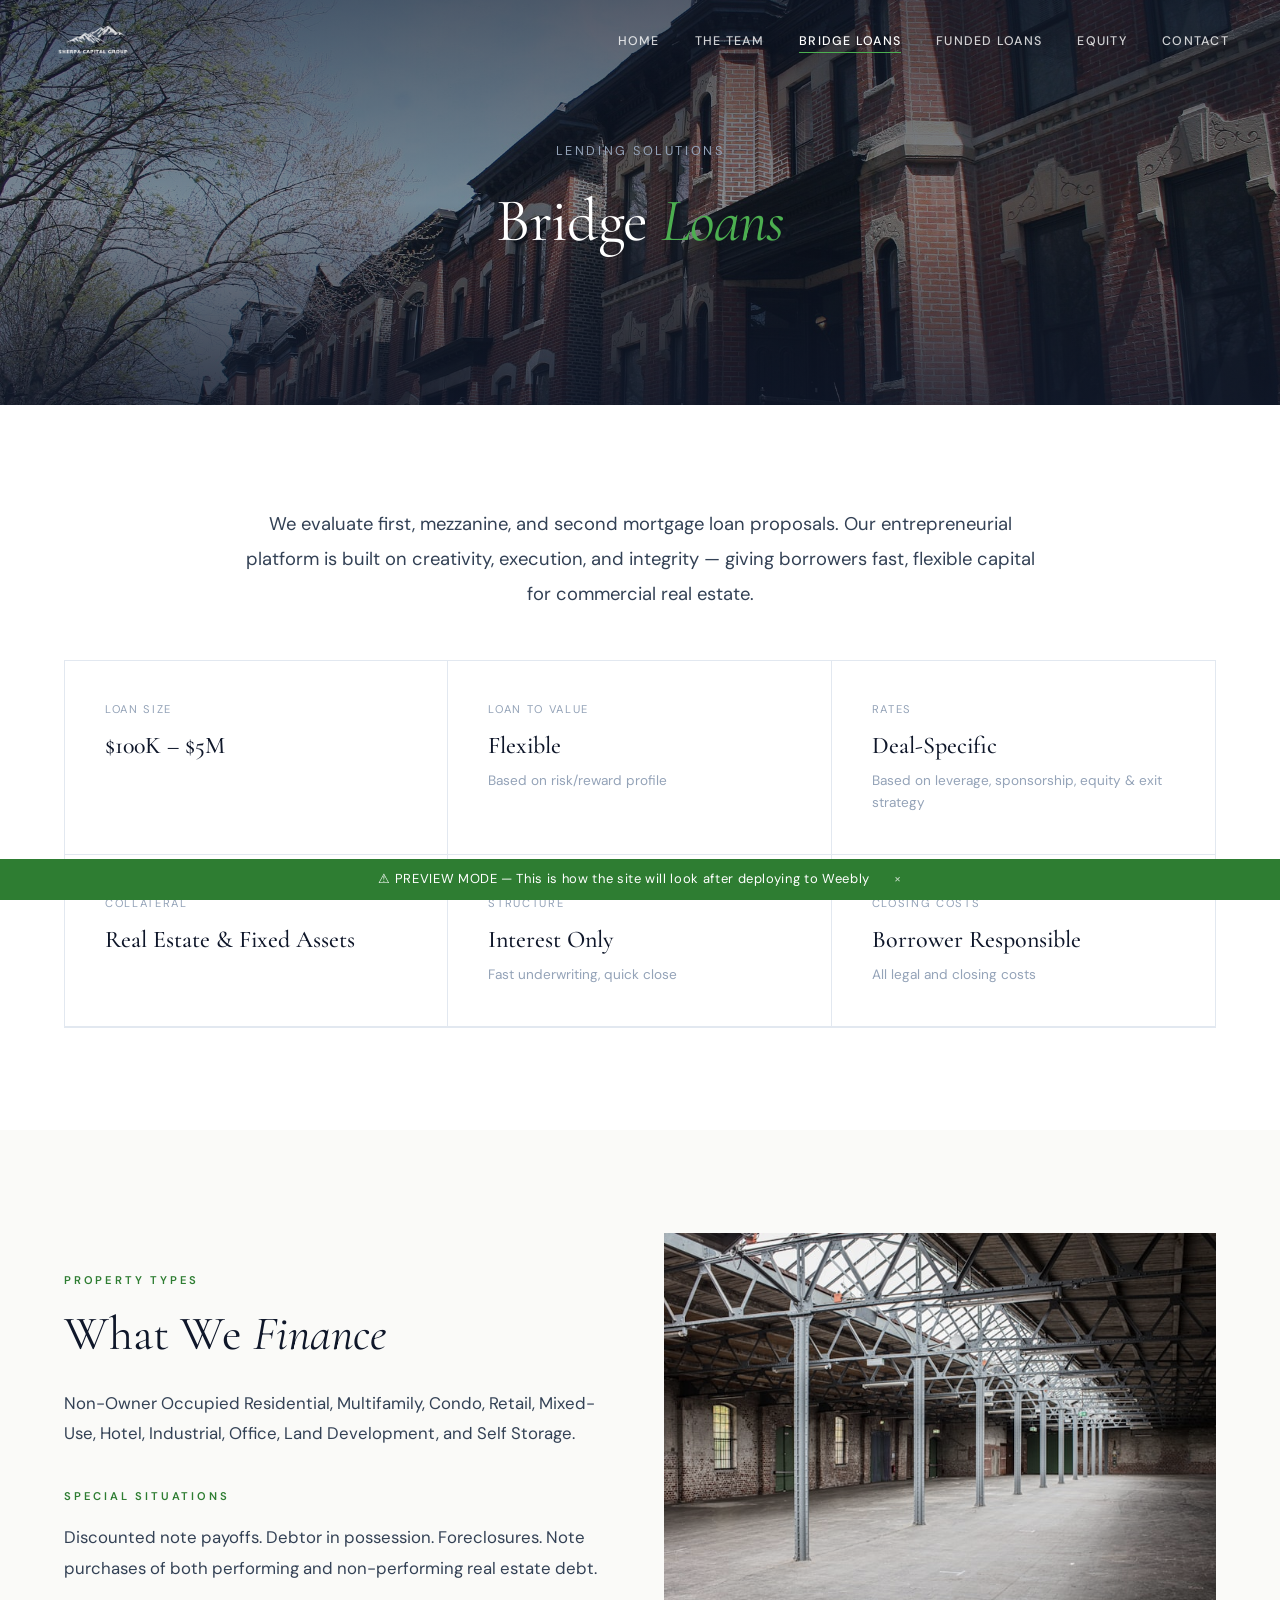
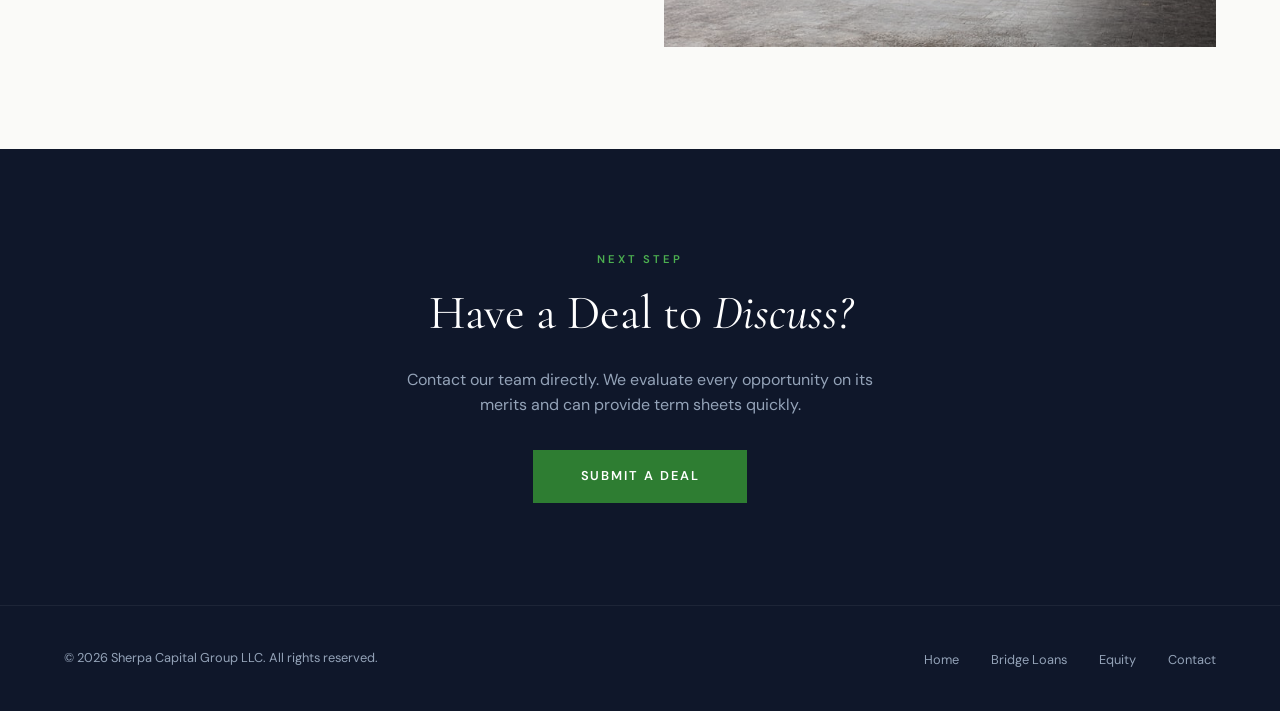
<file: preview/loan-parameters.html>
<!DOCTYPE html>
<html lang="en">
<head>
<meta charset="UTF-8">
<meta name="viewport" content="width=device-width, initial-scale=1.0">
<title>Sherpa Capital Group — Preview</title>
<link rel="preconnect" href="https://fonts.googleapis.com">
<link rel="preconnect" href="https://fonts.gstatic.com" crossorigin>
<link href="https://fonts.googleapis.com/css2?family=Cormorant+Garamond:ital,wght@0,400;0,500;0,600;0,700;1,400;1,500&family=DM+Sans:ital,wght@0,400;0,500;0,600;0,700;1,400&display=swap" rel="stylesheet">
<style>
:root{--forest:#2E7D32;--forest-deep:#1B5E20;--forest-light:#4CAF50;--slate-900:#0F172A;--slate-800:#1E293B;--slate-700:#334155;--slate-400:#94A3B8;--slate-300:#CBD5E1;--slate-200:#E2E8F0;--slate-100:#F1F5F9;--cream:#FAFAF8;--white:#FFFFFF;--font-display:'Cormorant Garamond',Georgia,serif;--font-body:'DM Sans',-apple-system,sans-serif;--ease:cubic-bezier(0.16,1,0.3,1)}
*,*::before,*::after{margin:0;padding:0;box-sizing:border-box}
html{scroll-behavior:smooth;font-size:16px}
body{font-family:var(--font-body);color:var(--slate-800);background:var(--cream);line-height:1.6;overflow-x:hidden;-webkit-font-smoothing:antialiased}

/* NAV */
.nav{position:fixed;top:0;left:0;right:0;z-index:1000;padding:0 clamp(1.5rem,4vw,4rem);height:80px;display:flex;align-items:center;justify-content:space-between;background:rgba(15,23,42,0.0);backdrop-filter:blur(0px);transition:all 0.5s var(--ease);border-bottom:1px solid rgba(255,255,255,0.0)}
.nav.scrolled{background:rgba(15,23,42,0.95);backdrop-filter:blur(20px);border-bottom:1px solid rgba(255,255,255,0.08);height:70px}
.nav-logo{display:flex;align-items:center;gap:0.75rem;text-decoration:none;color:var(--white)}
.nav-links{display:flex;align-items:center;gap:2.2rem;list-style:none}
.nav-links a{color:rgba(255,255,255,0.8);text-decoration:none;font-size:0.78rem;font-weight:500;letter-spacing:0.1em;text-transform:uppercase;transition:color 0.3s;position:relative}
.nav-links a::after{content:'';position:absolute;bottom:-4px;left:0;width:0;height:1px;background:var(--forest-light);transition:width 0.3s var(--ease)}
.nav-links a:hover{color:var(--white)}
.nav-links a:hover::after{width:100%}
.nav-links a.active{color:var(--white)}
.nav-links a.active::after{width:100%}
.nav-toggle{display:none;flex-direction:column;gap:6px;cursor:pointer;padding:8px;background:none;border:none;-webkit-tap-highlight-color:transparent}
.nav-toggle span{width:24px;height:2px;background:var(--white);transition:all 0.3s;display:block}
.nav-toggle.active span:nth-child(1){transform:rotate(45deg) translate(5px,5px)}
.nav-toggle.active span:nth-child(2){opacity:0}
.nav-toggle.active span:nth-child(3){transform:rotate(-45deg) translate(6px,-6px)}

/* PAGE HERO */
.page-hero{position:relative;height:45vh;min-height:340px;display:flex;align-items:center;justify-content:center;overflow:hidden}
.page-hero.tall{height:65vh;min-height:500px}
.page-hero-bg{position:absolute;inset:0;background-size:cover;background-position:center 30%}
.page-hero-bg::after{content:'';position:absolute;inset:0;background:linear-gradient(180deg,rgba(15,23,42,0.7) 0%,rgba(15,23,42,0.5) 50%,rgba(15,23,42,0.85) 100%)}
.page-hero-content{position:relative;z-index:2;text-align:center;padding:0 2rem;max-width:800px;animation:fadeUp 1.2s var(--ease) both}
@keyframes fadeUp{from{opacity:0;transform:translateY(30px)}to{opacity:1;transform:translateY(0)}}
.hero-logo-mark{margin-bottom:1.5rem}
.hero-headline{font-family:var(--font-display);font-size:clamp(2.2rem,5vw,3.8rem);font-weight:400;color:var(--white);line-height:1.15;margin-bottom:0.5rem;letter-spacing:-0.01em}
.hero-headline em{font-style:italic;color:var(--forest-light)}
.hero-sub{font-family:var(--font-body);font-size:0.8rem;letter-spacing:0.2em;text-transform:uppercase;color:var(--slate-400);margin-bottom:1.5rem}
.hero-divider{width:60px;height:1px;background:var(--forest-light);margin:0 auto 1.5rem;animation:divGrow 1.5s var(--ease) 0.5s both}
@keyframes divGrow{from{width:0;opacity:0}to{width:60px;opacity:1}}
.hero-tagline{font-size:1rem;color:rgba(255,255,255,0.7);max-width:520px;margin:0 auto;line-height:1.7}

/* SECTIONS */
.section{padding:clamp(4rem,8vw,7rem) clamp(1.5rem,5vw,6rem)}
.section-label{font-size:0.7rem;letter-spacing:0.25em;text-transform:uppercase;color:var(--forest);font-weight:600;margin-bottom:1rem}
.section-heading{font-family:var(--font-display);font-size:clamp(2rem,4vw,3rem);font-weight:400;color:var(--slate-900);line-height:1.2;margin-bottom:1.5rem}
.section-heading em{font-style:italic}
.container{max-width:1200px;margin:0 auto}
.bg-white{background:var(--white)}
.bg-cream{background:var(--cream)}
.bg-dark{background:var(--slate-900);color:var(--white)}
.bg-dark .section-label{color:var(--forest-light)}
.bg-dark .section-heading{color:var(--white)}

/* GRID UTILS */
.grid-2{display:grid;grid-template-columns:1fr 1fr;gap:3rem;align-items:center}
.grid-3{display:grid;grid-template-columns:repeat(3,1fr);gap:2rem}

/* ABOUT STATS */
.about-stats{display:grid;grid-template-columns:1fr 1fr;gap:2rem;margin-top:2.5rem;padding-top:2.5rem;border-top:1px solid var(--slate-200)}
.stat-number{font-family:var(--font-display);font-size:2.8rem;font-weight:400;color:var(--forest);line-height:1;margin-bottom:0.3rem}
.stat-label{font-size:0.8rem;color:var(--slate-400);letter-spacing:0.05em;text-transform:uppercase}

/* CONTENT TEXT */
.content-text{color:var(--slate-700);font-size:1.05rem;line-height:1.8}
.content-text p{margin-bottom:1.5rem}

/* IMAGE WITH ACCENT */
.img-frame{position:relative;overflow:hidden}
.img-frame img{width:100%;height:100%;object-fit:cover;filter:saturate(0.8);transition:transform 0.8s var(--ease)}
.img-frame:hover img{transform:scale(1.03)}
.img-accent{position:absolute;top:-12px;left:-12px;width:80px;height:80px;border-top:2px solid var(--forest);border-left:2px solid var(--forest)}

/* CARDS */
.card{position:relative;padding:2.5rem;background:rgba(255,255,255,0.03);border:1px solid rgba(255,255,255,0.06);transition:all 0.5s var(--ease);overflow:hidden}
.card::before{content:'';position:absolute;top:0;left:0;width:3px;height:0;background:var(--forest);transition:height 0.5s var(--ease)}
.card:hover{background:rgba(255,255,255,0.06);border-color:rgba(255,255,255,0.1);transform:translateY(-4px)}
.card:hover::before{height:100%}
.card-title{font-family:var(--font-display);font-size:1.5rem;font-weight:500;margin-bottom:0.75rem;color:var(--white)}
.card-desc{color:var(--slate-400);font-size:0.95rem;line-height:1.7}
.card-list{list-style:none;padding:0;margin-top:1rem}
.card-list li{padding:0.5rem 0;border-top:1px solid rgba(255,255,255,0.05);color:var(--slate-300);font-size:0.85rem;display:flex;align-items:center;gap:0.75rem}
.card-list li::before{content:'';width:4px;height:4px;background:var(--forest-light);border-radius:50%;flex-shrink:0}

/* PARAM GRID */
.param-grid{display:grid;grid-template-columns:repeat(3,1fr);gap:0;border:1px solid var(--slate-200)}
.param-item{padding:2.5rem;border-right:1px solid var(--slate-200);border-bottom:1px solid var(--slate-200);transition:background 0.3s}
.param-item:hover{background:var(--slate-100)}
.param-item:nth-child(3n){border-right:none}
.param-label{font-size:0.7rem;letter-spacing:0.15em;text-transform:uppercase;color:var(--slate-400);margin-bottom:0.5rem}
.param-value{font-family:var(--font-display);font-size:1.5rem;color:var(--slate-900);font-weight:500}

/* FUNDED LOANS GRID */
.funded-grid{display:grid;grid-template-columns:repeat(3,1fr);gap:1.5rem}
.funded-card{position:relative;overflow:hidden;aspect-ratio:4/3;background:var(--slate-200)}
.funded-card img{width:100%;height:100%;object-fit:cover;filter:saturate(0.7) brightness(0.85);transition:all 0.6s var(--ease)}
.funded-card:hover img{filter:saturate(0.9) brightness(0.7);transform:scale(1.05)}
.funded-overlay{position:absolute;inset:0;background:linear-gradient(0deg,rgba(15,23,42,0.9) 0%,rgba(15,23,42,0.1) 50%);display:flex;flex-direction:column;justify-content:flex-end;padding:1.5rem}
.funded-label{font-size:0.6rem;letter-spacing:0.2em;text-transform:uppercase;color:var(--forest-light);margin-bottom:0.3rem}
.funded-title{font-family:var(--font-display);font-size:1.15rem;color:var(--white);font-weight:500;line-height:1.3}

/* CONTACT */
.contact-grid{display:flex;justify-content:center;gap:4rem;flex-wrap:wrap;margin-top:3rem}
.contact-item{text-align:center}
.contact-item-label{font-size:0.7rem;letter-spacing:0.2em;text-transform:uppercase;color:var(--slate-400);margin-bottom:0.5rem}
.contact-item-value{font-family:var(--font-display);font-size:1.2rem;color:var(--white)}
.contact-item-value a{color:var(--white);text-decoration:none;border-bottom:1px solid rgba(255,255,255,0.2);transition:border-color 0.3s}
.contact-item-value a:hover{border-color:var(--forest-light)}

/* BUTTONS */
.btn-primary{display:inline-block;padding:1rem 3rem;background:var(--forest);color:var(--white);text-decoration:none;font-size:0.8rem;font-weight:600;letter-spacing:0.15em;text-transform:uppercase;border:none;cursor:pointer;transition:all 0.3s var(--ease)}
.btn-primary:hover{background:var(--forest-deep);transform:translateY(-2px);box-shadow:0 8px 30px rgba(46,125,50,0.3)}

/* FOOTER */
.footer{background:var(--slate-900);border-top:1px solid rgba(255,255,255,0.06);padding:2.5rem clamp(1.5rem,5vw,6rem)}
.footer-inner{max-width:1200px;margin:0 auto;display:flex;justify-content:space-between;align-items:center}
.footer-copy{font-size:0.8rem;color:var(--slate-400)}
.footer-links{display:flex;gap:2rem;list-style:none}
.footer-links a{color:var(--slate-400);text-decoration:none;font-size:0.8rem;transition:color 0.3s}
.footer-links a:hover{color:var(--white)}

/* REVEAL */
.reveal{opacity:0;transform:translateY(40px);transition:opacity 0.8s var(--ease),transform 0.8s var(--ease)}
.reveal.visible{opacity:1;transform:translateY(0)}

/* RESPONSIVE */
@media(max-width:900px){
.nav-links{display:none!important;position:fixed!important;top:0!important;left:0!important;right:0!important;bottom:0!important;width:100%!important;height:100vh!important;max-width:none!important;background:rgba(15,23,42,0.98)!important;flex-direction:column;align-items:center;justify-content:center;gap:1.8rem;padding:2rem;z-index:9999;margin:0!important}
.nav-links.open{display:flex!important}
.nav-links a{font-size:1.1rem!important;letter-spacing:0.15em!important;padding:0.5rem 0}
.nav-toggle{display:flex;z-index:10000;position:relative}
.nav-logo span{display:none}
.nav-logo img{height:45px!important}
.grid-2{grid-template-columns:1fr}
.grid-3{grid-template-columns:1fr 1fr}
.funded-grid{grid-template-columns:1fr 1fr}
.param-grid{grid-template-columns:1fr 1fr}
.param-item:nth-child(3n){border-right:1px solid var(--slate-200)}
.param-item:nth-child(2n){border-right:none}
.footer-inner{flex-direction:column;gap:1.5rem;text-align:center}
.hero-headline{font-size:clamp(1.8rem,8vw,3.8rem)!important}
.hero-logo-mark img{height:120px!important}
.about-stats{grid-template-columns:1fr 1fr}
.contact-grid{flex-direction:column;gap:2rem}
}
@media(max-width:600px){
.funded-grid{grid-template-columns:1fr}
.grid-3{grid-template-columns:1fr}
.param-grid{grid-template-columns:1fr}
.param-item{border-right:none !important}
.page-hero{height:45vh;min-height:320px}
.page-hero.tall{height:55vh;min-height:420px}
.section{padding:clamp(2.5rem,6vw,4rem) clamp(1rem,4vw,2rem)}
.hero-logo-mark img{height:90px!important}
.hero-headline{font-size:clamp(1.5rem,7vw,2.5rem)!important}
.hero-tagline{font-size:0.9rem!important}
.section-heading{font-size:clamp(1.5rem,5vw,2.2rem)!important}
.card{padding:1.5rem}
.btn-primary{width:100%;text-align:center}
}

/* === WEEBLY OVERRIDE === */
.wrapper, .birdseye-header, .nav-wrap, .desktop-nav, .mobile-nav-wrap,
.banner-wrap, .wsite-header-section, .main-wrap,
.footer-wrap, .wsite-footer,
#wsite-content, .wsite-elements,
#wsite-menus, .wsite-menu-default, .wsite-menu-wrap,
.header-wrap, #header, .birdseye-header *,
.wsite-mobile-menu, .wsite-header-elements,
.wsite-header, .header-inner,
.not-found-wrap, .wsite-not-found,
.wsite-header-section .wsite-section-wrap,
.banner-wrap .wsite-section-wrap,
#wsite-title, .wsite-logo, .wsite-title-container {
  display: none !important;
  visibility: hidden !important;
  opacity: 0 !important;
  pointer-events: none !important;
}
body {
  background: var(--cream) !important;
  margin: 0 !important;
  padding: 0 !important;
}
#sherpa-inject {
  display: block !important;
  position: relative;
  z-index: 100;
}
/* Fallback mode: un-hide Weebly content when page has no injection route */
body.sherpa-fallback .wrapper,
body.sherpa-fallback .main-wrap,
body.sherpa-fallback #wsite-content,
body.sherpa-fallback .wsite-elements,
body.sherpa-fallback .main-wrap .wsite-elements {
  display: block !important;
  visibility: visible !important;
  opacity: 1 !important;
  pointer-events: auto !important;
  position: static !important;
  height: auto !important;
  overflow: visible !important;
}
/* Preview mode: force all reveals visible */
.reveal { opacity: 1 !important; transform: none !important; }
/* Preview banner */
.preview-banner { position: fixed; bottom: 0; left: 0; right: 0; z-index: 9999; background: #2E7D32; color: white; text-align: center; padding: 10px 20px; font-family: 'DM Sans', sans-serif; font-size: 13px; letter-spacing: 0.05em; display: flex; align-items: center; justify-content: center; gap: 12px; }
.preview-banner a { color: white; text-decoration: underline; }
.preview-banner .dismiss { cursor: pointer; opacity: 0.7; margin-left: 12px; }
</style>
</head>
<body>
<div id="sherpa-inject">
<nav class="nav scrolled" id="nav">
<a href="index.html" class="nav-logo"><img src="assets/logo.png" alt="Sherpa Capital Group" style="height:50px;width:auto;filter:brightness(0) invert(1);"></a>
<ul class="nav-links" id="navLinks">
<li><a href="index.html">Home</a></li>
<li><a href="the-team.html">The Team</a></li>
<li><a href="loan-parameters.html" class="active">Bridge Loans</a></li>
<li><a href="funded-loans.html">Funded Loans</a></li>
<li><a href="equity.html">Equity</a></li>
<li><a href="contact.html">Contact</a></li>
</ul>
<button class="nav-toggle" onclick="toggleNav()"><span></span><span></span><span></span></button>
</nav>
<section class="page-hero">
  <div class="page-hero-bg" style="background-image:url('assets/hero-bridge.jpg')"></div>
  <div class="page-hero-content">
    <p class="hero-sub">Lending Solutions</p>
    <h1 class="hero-headline">Bridge <em>Loans</em></h1>
  </div>
</section>

<section class="section bg-white">
  <div class="container" style="max-width:800px">
    <div class="content-text reveal" style="text-align:center;margin-bottom:3rem">
      <p style="font-size:1.15rem;line-height:1.9">We evaluate first, mezzanine, and second mortgage loan proposals. Our entrepreneurial platform is built on creativity, execution, and integrity — giving borrowers fast, flexible capital for commercial real estate.</p>
    </div>
  </div>
  <div class="container">
    <div class="param-grid reveal">
      <div class="param-item"><p class="param-label">Loan Size</p><p class="param-value">$100K – $5M</p></div>
      <div class="param-item"><p class="param-label">Loan to Value</p><p class="param-value">Flexible</p><p style="font-size:0.85rem;color:var(--slate-400);margin-top:0.3rem">Based on risk/reward profile</p></div>
      <div class="param-item"><p class="param-label">Rates</p><p class="param-value">Deal-Specific</p><p style="font-size:0.85rem;color:var(--slate-400);margin-top:0.3rem">Based on leverage, sponsorship, equity & exit strategy</p></div>
      <div class="param-item"><p class="param-label">Collateral</p><p class="param-value">Real Estate & Fixed Assets</p></div>
      <div class="param-item"><p class="param-label">Structure</p><p class="param-value">Interest Only</p><p style="font-size:0.85rem;color:var(--slate-400);margin-top:0.3rem">Fast underwriting, quick close</p></div>
      <div class="param-item"><p class="param-label">Closing Costs</p><p class="param-value">Borrower Responsible</p><p style="font-size:0.85rem;color:var(--slate-400);margin-top:0.3rem">All legal and closing costs</p></div>
    </div>
  </div>
</section>

<section class="section bg-cream">
  <div class="container">
    <div class="grid-2">
      <div class="reveal">
        <p class="section-label">Property Types</p>
        <h2 class="section-heading">What We <em>Finance</em></h2>
        <div class="content-text">
          <p>Non-Owner Occupied Residential, Multifamily, Condo, Retail, Mixed-Use, Hotel, Industrial, Office, Land Development, and Self Storage.</p>
        </div>
        <p class="section-label" style="margin-top:2.5rem">Special Situations</p>
        <div class="content-text">
          <p>Discounted note payoffs. Debtor in possession. Foreclosures. Note purchases of both performing and non-performing real estate debt.</p>
        </div>
      </div>
      <div class="img-frame reveal" style="aspect-ratio:4/3">
        <img src="assets/industrial.jpg" alt="Chicago commercial real estate" loading="lazy">
      </div>
    </div>
  </div>
</section>

<section class="section bg-dark" style="text-align:center">
  <div class="container">
    <p class="section-label reveal">Next Step</p>
    <h2 class="section-heading reveal">Have a Deal to <em>Discuss?</em></h2>
    <p class="reveal" style="color:var(--slate-400);max-width:500px;margin:0 auto 2rem">Contact our team directly. We evaluate every opportunity on its merits and can provide term sheets quickly.</p>
    <p class="reveal"><a href="contact.html" class="btn-primary">Submit a Deal</a></p>
  </div>
</section>
<footer class="footer"><div class="footer-inner">
<p class="footer-copy">&copy; 2026 Sherpa Capital Group LLC. All rights reserved.</p>
<ul class="footer-links">
<li><a href="index.html">Home</a></li>
<li><a href="loan-parameters.html">Bridge Loans</a></li>
<li><a href="equity.html">Equity</a></li>
<li><a href="contact.html">Contact</a></li>
</ul></div></footer>
</div>

<div class="preview-banner" id="previewBanner">
    &#9888; PREVIEW MODE — This is how the site will look after deploying to Weebly
    <span class="dismiss" onclick="document.getElementById('previewBanner').style.display='none'">&times;</span>
</div>

<script>
// Nav scroll behavior
var nav = document.getElementById('nav');
window.addEventListener('scroll', function() {
  nav.classList.toggle('scrolled', window.scrollY > 60);
});
// Mobile nav toggle
window.toggleNav = function() {
  document.getElementById('navLinks').classList.toggle('open');
};
// Reveal animations
var ro = new IntersectionObserver(function(entries) {
  entries.forEach(function(en, i) {
    if (en.isIntersecting) {
      setTimeout(function() { en.target.classList.add('visible'); }, i * 80);
      ro.unobserve(en.target);
    }
  });
}, { threshold: 0.15 });
document.querySelectorAll('.reveal').forEach(function(el) { ro.observe(el); });
</script>
</body>
</html>
</file>
